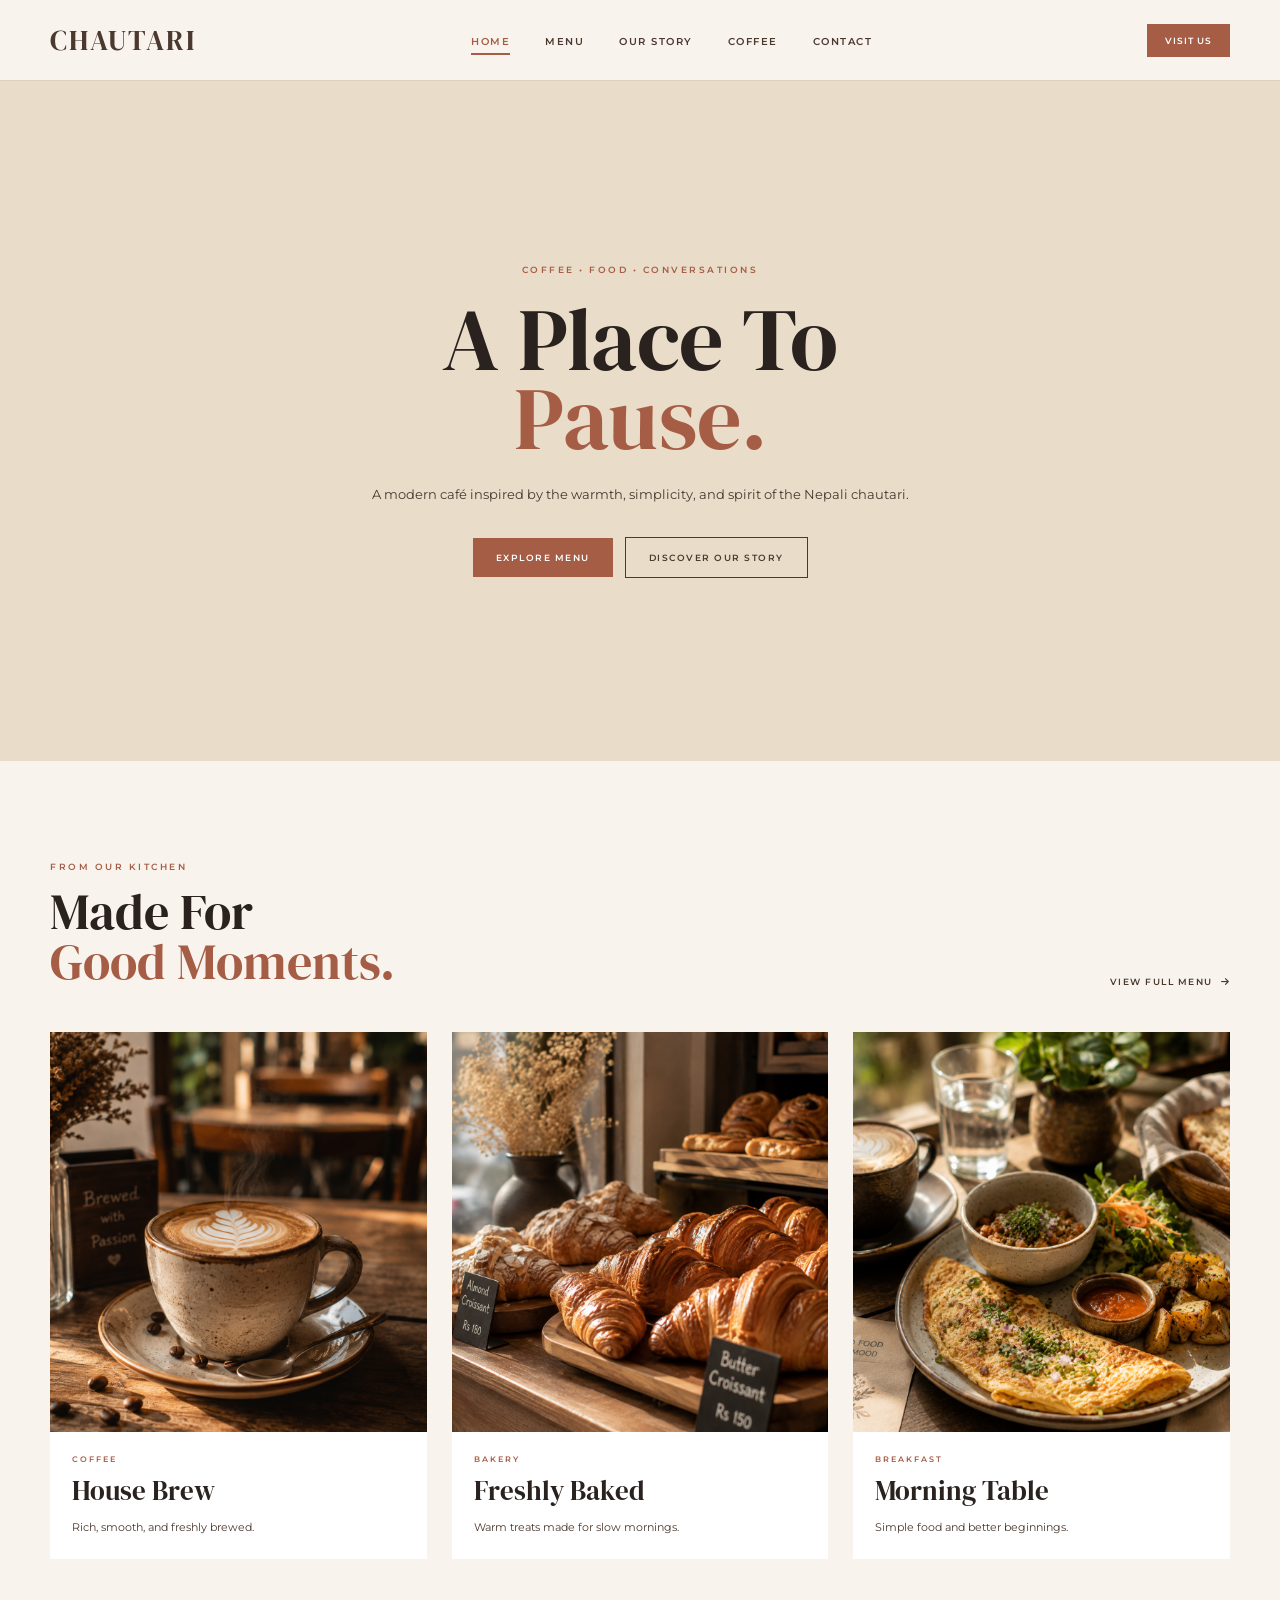
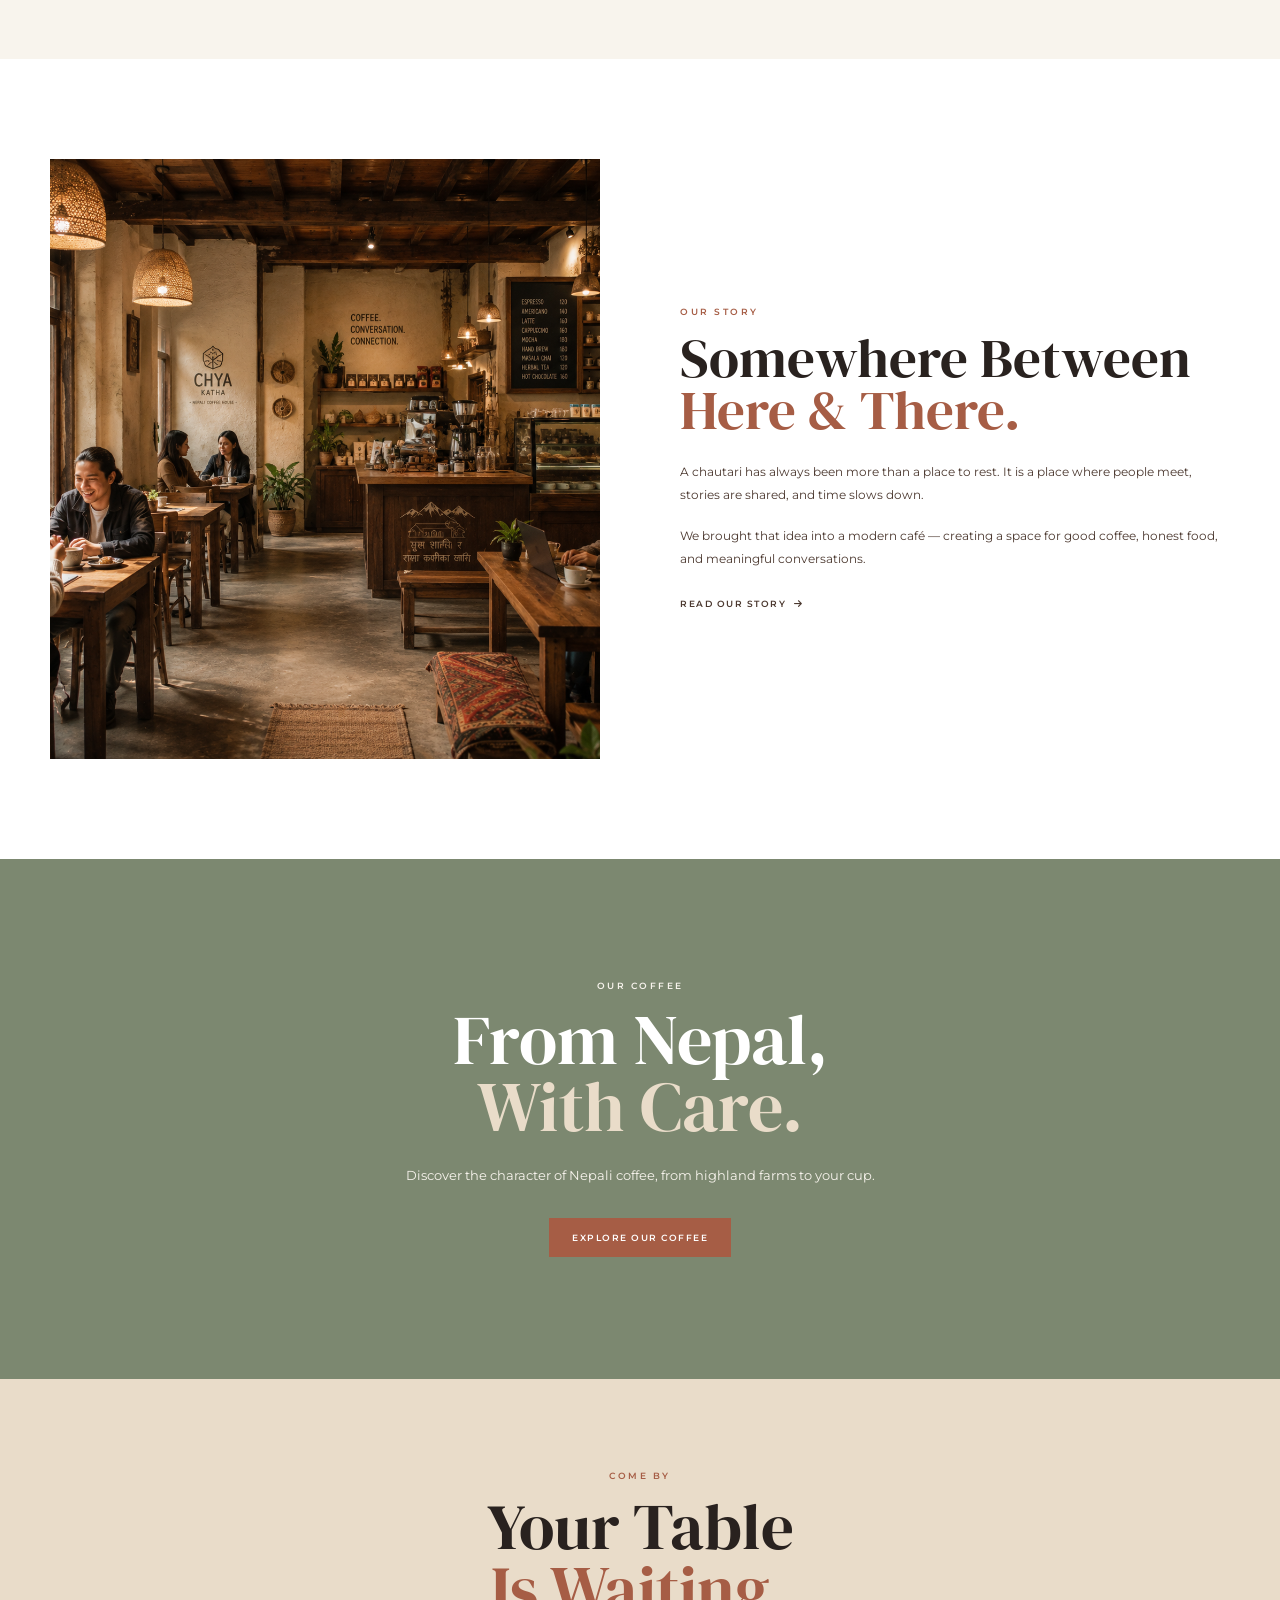
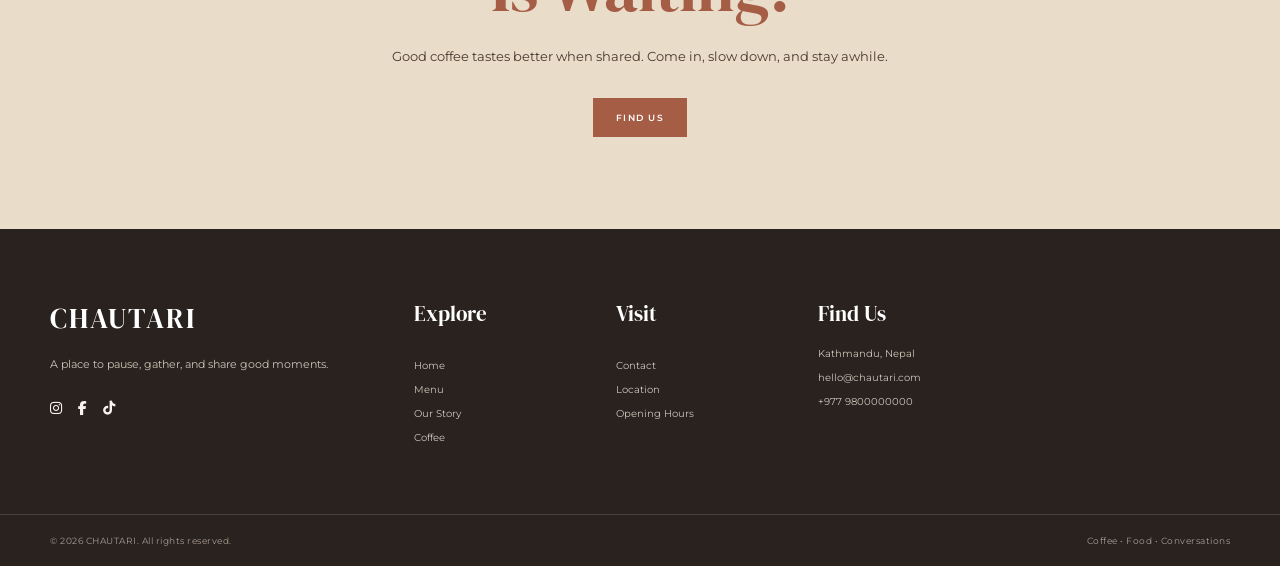
<file: index.html>
<!DOCTYPE html>
<html lang="en">

<head>

    <meta charset="UTF-8">

    <meta name="viewport" content="width=device-width, initial-scale=1.0">

    <meta name="description" content="Chautari is a modern Nepali-inspired café for coffee, food, and conversations.">

    <title>CHAUTARI | Coffee, Food & Conversations</title>

    <!-- Google Fonts -->

    <link
        href="https://fonts.googleapis.com/css2?family=DM+Serif+Display&family=Montserrat:wght@400;500;600&display=swap"
        rel="stylesheet">

    <!-- Font Awesome -->

    <link rel="stylesheet" href="https://cdnjs.cloudflare.com/ajax/libs/font-awesome/6.5.2/css/all.min.css">

    <!-- Main CSS -->

    <link rel="stylesheet" href="css/styles.css">

</head>


<body>

    <!-- Header -->

    <header class="site-header">

        <nav class="navbar">

            <a href="index.html" class="brand-logo">
                CHAUTARI
            </a>

            <input type="checkbox" id="menu-toggle">

            <label for="menu-toggle" class="menu-button">
                <i class="fa-solid fa-bars"></i>
            </label>


            <ul class="nav-links">

                <li>
                    <a href="index.html" class="active">
                        Home
                    </a>
                </li>

                <li>
                    <a href="pages/menu.html">
                        Menu
                    </a>
                </li>

                <li>
                    <a href="pages/story.html">
                        Our Story
                    </a>
                </li>

                <li>
                    <a href="pages/coffee.html">
                        Coffee
                    </a>
                </li>

                <li>
                    <a href="pages/contact.html">
                        Contact
                    </a>
                </li>

            </ul>


            <div class="nav-action">

                <a href="pages/contact.html" class="nav-button">
                    Visit Us
                </a>

            </div>

        </nav>

    </header>


    <!-- Main Content -->

    <main>

        <!-- Hero Section -->

        <section class="hero">

            <div class="hero-content">

                <p class="section-label">
                    COFFEE • FOOD • CONVERSATIONS
                </p>

                <h1>
                    A Place To
                    <span>Pause.</span>
                </h1>

                <p class="hero-description">
                    A modern café inspired by the warmth,
                    simplicity, and spirit of the Nepali chautari.
                </p>

                <div class="hero-actions">

                    <a href="pages/menu.html" class="primary-button">
                        Explore Menu
                    </a>

                    <a href="#story" class="secondary-button">
                        Discover Our Story
                    </a>

                </div>

            </div>

        </section>


        <!-- Featured Menu -->

        <section class="featured-menu" id="menu">

            <div class="section-heading">

                <div>

                    <p class="section-label">
                        FROM OUR KITCHEN
                    </p>

                    <h2>
                        Made For
                        <span>Good Moments.</span>
                    </h2>

                </div>

                <a href="pages/menu.html" class="text-link">
                    View Full Menu
                    <i class="fa-solid fa-arrow-right"></i>
                </a>

            </div>


            <div class="featured-grid">

                <article class="featured-card">

                    <div class="featured-image">

                        <img src="images/coffee.jpg" alt="Freshly brewed coffee">

                    </div>

                    <div class="featured-content">

                        <p>
                            COFFEE
                        </p>

                        <h3>
                            House Brew
                        </h3>

                        <span>
                            Rich, smooth, and freshly brewed.
                        </span>

                    </div>

                </article>


                <article class="featured-card">

                    <div class="featured-image">

                        <img src="images/bakery.jpg" alt="Fresh café bakery selection">

                    </div>

                    <div class="featured-content">

                        <p>
                            BAKERY
                        </p>

                        <h3>
                            Freshly Baked
                        </h3>

                        <span>
                            Warm treats made for slow mornings.
                        </span>

                    </div>

                </article>


                <article class="featured-card">

                    <div class="featured-image">

                        <img src="images/breakfast.jpg" alt="Fresh café breakfast">

                    </div>

                    <div class="featured-content">

                        <p>
                            BREAKFAST
                        </p>

                        <h3>
                            Morning Table
                        </h3>

                        <span>
                            Simple food and better beginnings.
                        </span>

                    </div>

                </article>

            </div>

        </section>


        <!-- Story Preview -->

        <section class="story-preview" id="story">

            <div class="story-image">

                <img src="images/story.jpg" alt="Chautari café atmosphere">

            </div>


            <div class="story-content">

                <p class="section-label">
                    OUR STORY
                </p>

                <h2>
                    Somewhere Between
                    <span>Here & There.</span>
                </h2>

                <p>
                    A chautari has always been more than a place
                    to rest. It is a place where people meet,
                    stories are shared, and time slows down.
                </p>

                <p>
                    We brought that idea into a modern café —
                    creating a space for good coffee, honest food,
                    and meaningful conversations.
                </p>

                <a href="pages/story.html" class="text-link">
                    Read Our Story
                    <i class="fa-solid fa-arrow-right"></i>
                </a>

            </div>

        </section>


        <!-- Coffee Section -->

        <section class="coffee-feature">

            <div class="coffee-content">

                <p class="section-label">
                    OUR COFFEE
                </p>

                <h2>
                    From Nepal,
                    <span>With Care.</span>
                </h2>

                <p>
                    Discover the character of Nepali coffee,
                    from highland farms to your cup.
                </p>

                <a href="pages/coffee.html" class="primary-button">
                    Explore Our Coffee
                </a>

            </div>

        </section>


        <!-- Visit Section -->

        <section class="visit-section">

            <div class="visit-content">

                <p class="section-label">
                    COME BY
                </p>

                <h2>
                    Your Table
                    <span>Is Waiting.</span>
                </h2>

                <p>
                    Good coffee tastes better when shared.
                    Come in, slow down, and stay awhile.
                </p>

                <a href="pages/contact.html" class="primary-button">
                    Find Us
                </a>

            </div>

        </section>

    </main>


    <!-- Footer -->

    <footer class="site-footer">

        <div class="footer-main">

            <div class="footer-brand">

                <a href="index.html" class="footer-logo">
                    CHAUTARI
                </a>

                <p>
                    A place to pause, gather,
                    and share good moments.
                </p>

                <div class="social-links">

                    <a href="#" aria-label="Instagram">
                        <i class="fa-brands fa-instagram"></i>
                    </a>

                    <a href="#" aria-label="Facebook">
                        <i class="fa-brands fa-facebook-f"></i>
                    </a>

                    <a href="#" aria-label="TikTok">
                        <i class="fa-brands fa-tiktok"></i>
                    </a>

                </div>

            </div>


            <div class="footer-column">

                <h3>
                    Explore
                </h3>

                <a href="index.html">
                    Home
                </a>

                <a href="pages/menu.html">
                    Menu
                </a>

                <a href="pages/story.html">
                    Our Story
                </a>

                <a href="pages/coffee.html">
                    Coffee
                </a>

            </div>


            <div class="footer-column">

                <h3>
                    Visit
                </h3>

                <a href="pages/contact.html">
                    Contact
                </a>

                <a href="pages/contact.html">
                    Location
                </a>

                <a href="pages/contact.html">
                    Opening Hours
                </a>

            </div>


            <div class="footer-contact">

                <h3>
                    Find Us
                </h3>

                <p>
                    Kathmandu, Nepal
                </p>

                <a href="mailto:hello@chautari.com">
                    hello@chautari.com
                </a>

                <a href="tel:+9779800000000">
                    +977 9800000000
                </a>

            </div>

        </div>


        <div class="footer-bottom">

            <p>
                © 2026 CHAUTARI. All rights reserved.
            </p>

            <p>
                Coffee • Food • Conversations
            </p>

        </div>

    </footer>


</body>

</html>
</file>
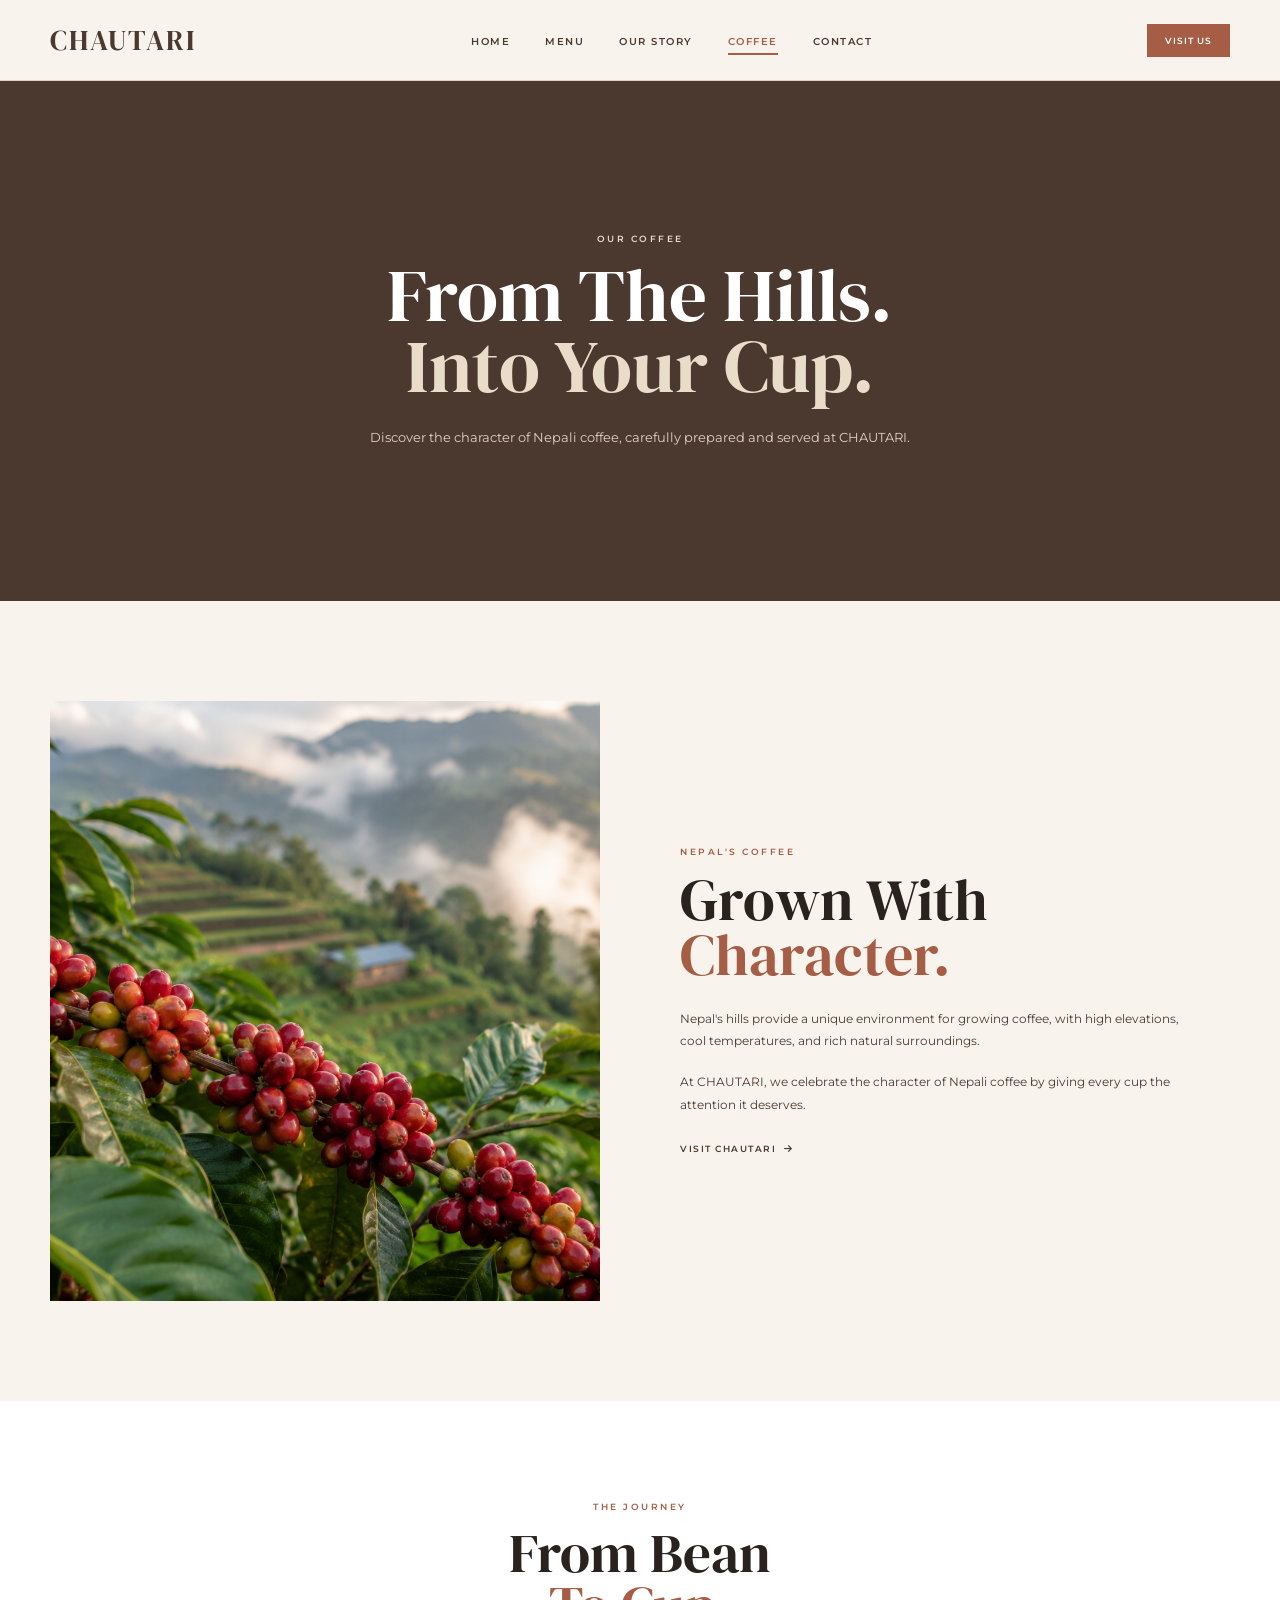
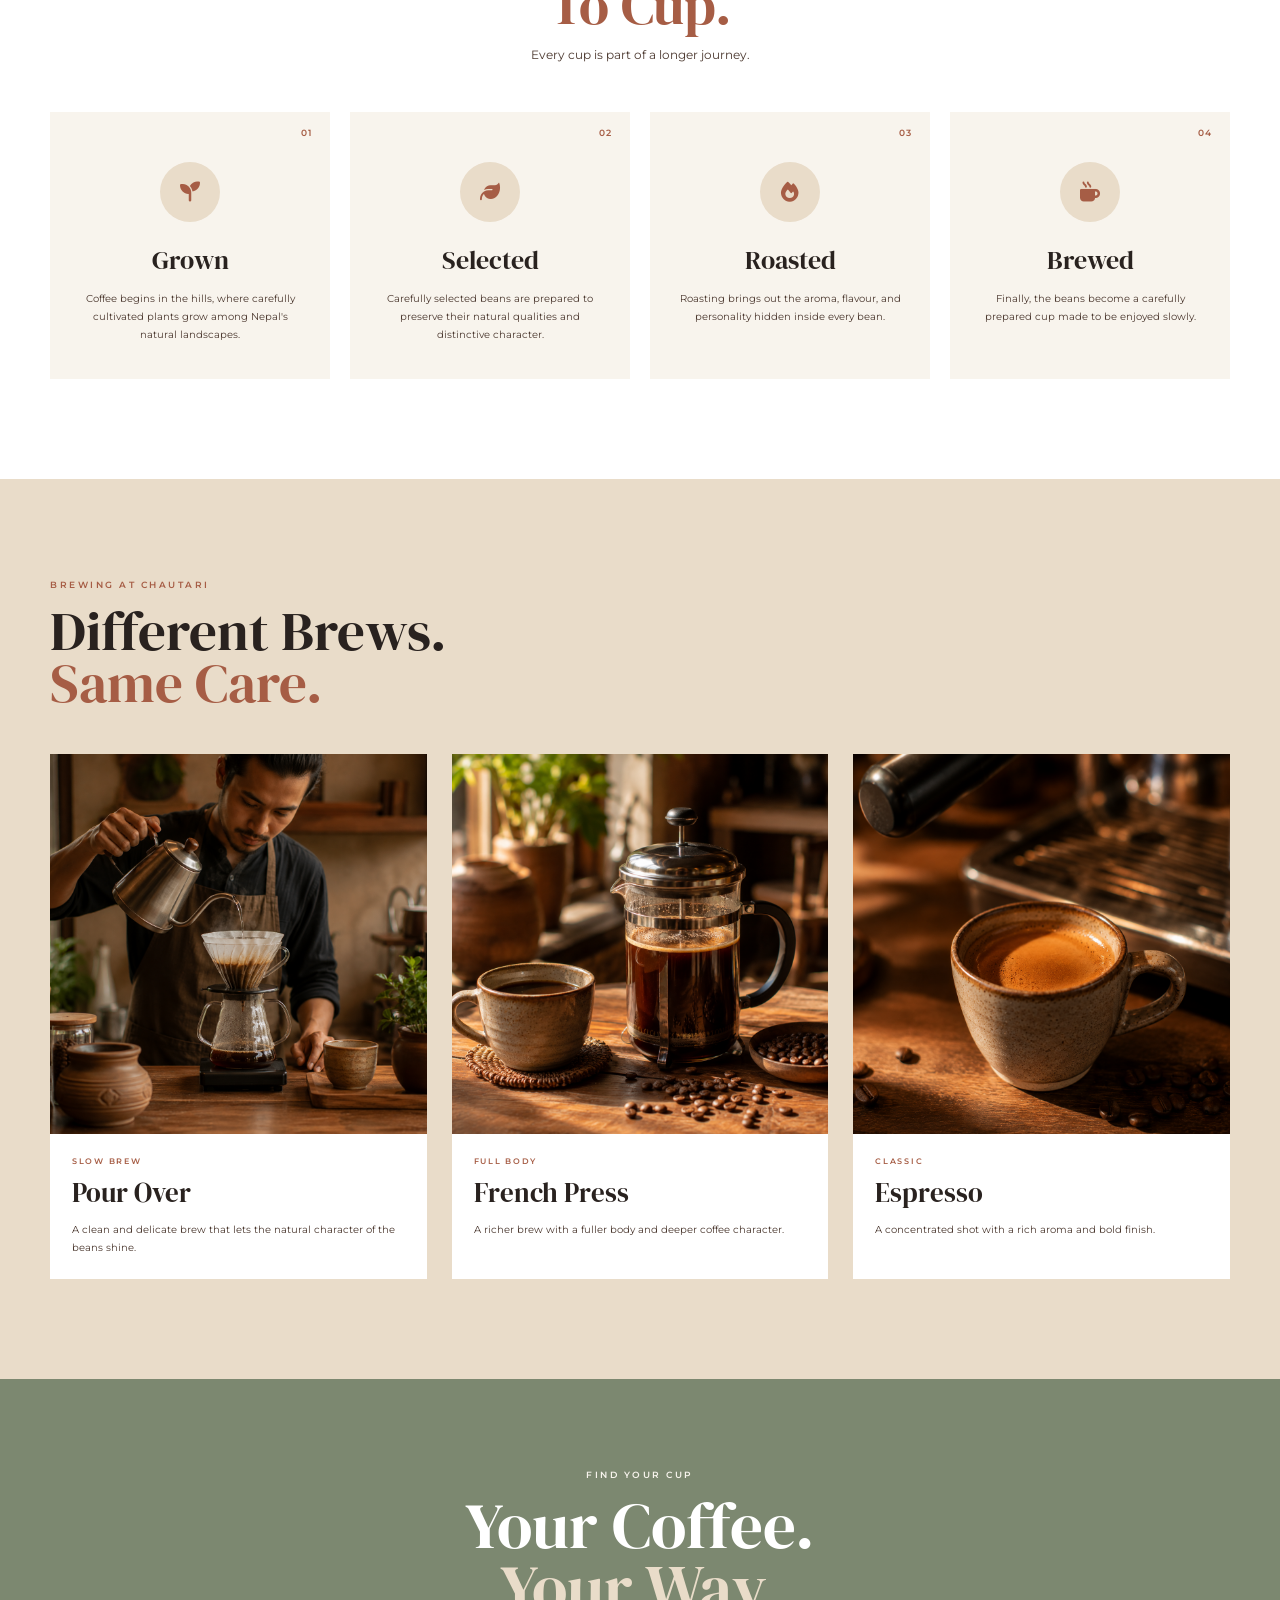
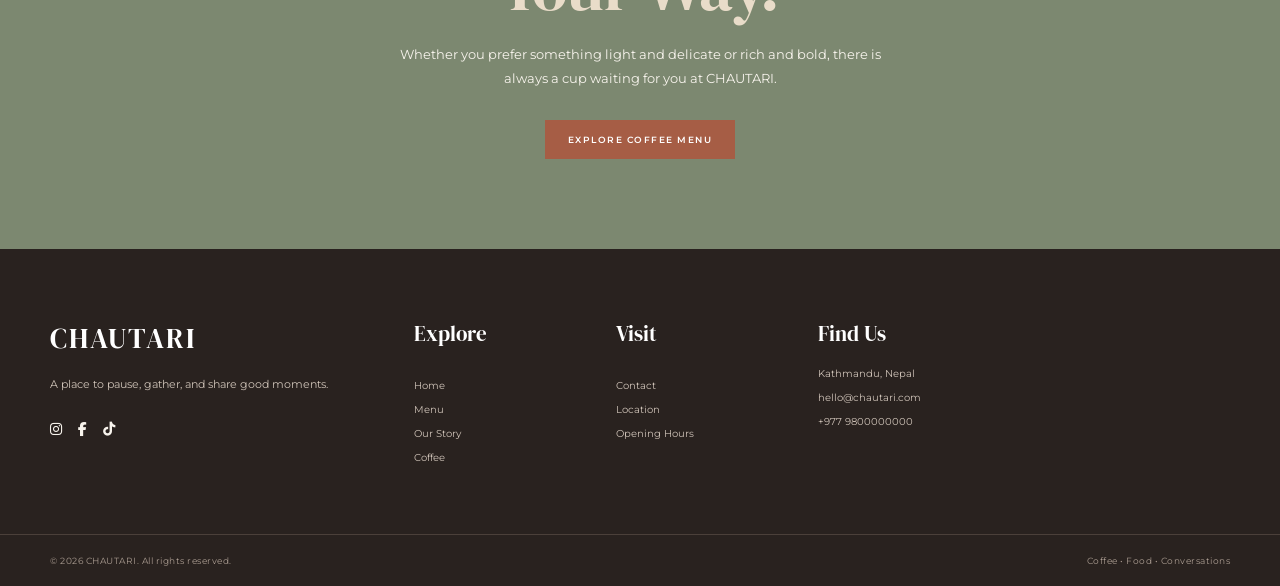
<file: pages/coffee.html>
<!DOCTYPE html>
<html lang="en">

<head>

    <meta charset="UTF-8">

    <meta
        name="viewport"
        content="width=device-width, initial-scale=1.0"
    >

    <meta
        name="description"
        content="Discover Nepali coffee, its journey from bean to cup, brewing methods, and the coffee selection at Chautari."
    >

    <title>Coffee | CHAUTARI</title>

    <!-- Google Fonts -->

    <link
        href="https://fonts.googleapis.com/css2?family=DM+Serif+Display&family=Montserrat:wght@400;500;600&display=swap"
        rel="stylesheet"
    >

    <!-- Font Awesome -->

    <link
        rel="stylesheet"
        href="https://cdnjs.cloudflare.com/ajax/libs/font-awesome/6.5.2/css/all.min.css"
    >

    <!-- Main CSS -->

    <link
        rel="stylesheet"
        href="../css/styles.css"
    >

    <!-- Coffee CSS -->

    <link
        rel="stylesheet"
        href="../css/coffee.css"
    >

</head>


<body>

    <!-- Header -->

    <header class="site-header">

        <nav class="navbar">

            <a
                href="../index.html"
                class="brand-logo"
            >
                CHAUTARI
            </a>


            <input
                type="checkbox"
                id="menu-toggle"
            >


            <label
                for="menu-toggle"
                class="menu-button"
            >
                <i class="fa-solid fa-bars"></i>
            </label>


            <ul class="nav-links">

                <li>
                    <a href="../index.html">
                        Home
                    </a>
                </li>

                <li>
                    <a href="menu.html">
                        Menu
                    </a>
                </li>

                <li>
                    <a href="story.html">
                        Our Story
                    </a>
                </li>

                <li>
                    <a
                        href="coffee.html"
                        class="active"
                    >
                        Coffee
                    </a>
                </li>

                <li>
                    <a href="contact.html">
                        Contact
                    </a>
                </li>

            </ul>


            <div class="nav-action">

                <a
                    href="contact.html"
                    class="nav-button"
                >
                    Visit Us
                </a>

            </div>

        </nav>

    </header>


    <!-- Main Content -->

    <main>

        <!-- Coffee Hero -->

        <section class="coffee-hero">

            <div class="coffee-hero-content">

                <p class="section-label">
                    OUR COFFEE
                </p>

                <h1>
                    From The Hills.
                    <span>Into Your Cup.</span>
                </h1>

                <p>
                    Discover the character of Nepali coffee,
                    carefully prepared and served at CHAUTARI.
                </p>

            </div>

        </section>


        <!-- Nepal Coffee -->

        <section class="coffee-origin">

            <div class="coffee-origin-image">

                <img
                    src="../images/nepali-coffee.jpg"
                    alt="Nepali coffee beans"
                >

            </div>


            <div class="coffee-origin-content">

                <p class="section-label">
                    NEPAL'S COFFEE
                </p>

                <h2>
                    Grown With
                    <span>Character.</span>
                </h2>

                <p>
                    Nepal's hills provide a unique environment
                    for growing coffee, with high elevations,
                    cool temperatures, and rich natural surroundings.
                </p>

                <p>
                    At CHAUTARI, we celebrate the character of
                    Nepali coffee by giving every cup the attention
                    it deserves.
                </p>

                <a
                    href="contact.html"
                    class="text-link"
                >
                    Visit Chautari
                    <i class="fa-solid fa-arrow-right"></i>
                </a>

            </div>

        </section>


        <!-- Bean To Cup -->

        <section class="bean-to-cup">

            <div class="bean-to-cup-heading">

                <p class="section-label">
                    THE JOURNEY
                </p>

                <h2>
                    From Bean
                    <span>To Cup.</span>
                </h2>

                <p>
                    Every cup is part of a longer journey.
                </p>

            </div>


            <div class="coffee-process-grid">

                <article class="coffee-process-card">

                    <div class="process-number">
                        01
                    </div>

                    <div class="process-icon">
                        <i class="fa-solid fa-seedling"></i>
                    </div>

                    <h3>
                        Grown
                    </h3>

                    <p>
                        Coffee begins in the hills, where
                        carefully cultivated plants grow
                        among Nepal's natural landscapes.
                    </p>

                </article>


                <article class="coffee-process-card">

                    <div class="process-number">
                        02
                    </div>

                    <div class="process-icon">
                        <i class="fa-solid fa-leaf"></i>
                    </div>

                    <h3>
                        Selected
                    </h3>

                    <p>
                        Carefully selected beans are prepared
                        to preserve their natural qualities
                        and distinctive character.
                    </p>

                </article>


                <article class="coffee-process-card">

                    <div class="process-number">
                        03
                    </div>

                    <div class="process-icon">
                        <i class="fa-solid fa-fire"></i>
                    </div>

                    <h3>
                        Roasted
                    </h3>

                    <p>
                        Roasting brings out the aroma,
                        flavour, and personality hidden
                        inside every bean.
                    </p>

                </article>


                <article class="coffee-process-card">

                    <div class="process-number">
                        04
                    </div>

                    <div class="process-icon">
                        <i class="fa-solid fa-mug-hot"></i>
                    </div>

                    <h3>
                        Brewed
                    </h3>

                    <p>
                        Finally, the beans become a carefully
                        prepared cup made to be enjoyed slowly.
                    </p>

                </article>

            </div>

        </section>


        <!-- Brewing Methods -->

        <section class="brewing-section">

            <div class="brewing-heading">

                <p class="section-label">
                    BREWING AT CHAUTARI
                </p>

                <h2>
                    Different Brews.
                    <span>Same Care.</span>
                </h2>

            </div>


            <div class="brewing-grid">

                <article class="brewing-card">

                    <div class="brewing-image">

                        <img
                            src="../images/pour-over.jpg"
                            alt="Pour over coffee"
                        >

                    </div>

                    <div class="brewing-content">

                        <p class="coffee-type">
                            SLOW BREW
                        </p>

                        <h3>
                            Pour Over
                        </h3>

                        <p>
                            A clean and delicate brew that lets
                            the natural character of the beans shine.
                        </p>

                    </div>

                </article>


                <article class="brewing-card">

                    <div class="brewing-image">

                        <img
                            src="../images/french-press.jpg"
                            alt="French press coffee"
                        >

                    </div>

                    <div class="brewing-content">

                        <p class="coffee-type">
                            FULL BODY
                        </p>

                        <h3>
                            French Press
                        </h3>

                        <p>
                            A richer brew with a fuller body
                            and deeper coffee character.
                        </p>

                    </div>

                </article>


                <article class="brewing-card">

                    <div class="brewing-image">

                        <img
                            src="../images/espresso.jpg"
                            alt="Espresso coffee"
                        >

                    </div>

                    <div class="brewing-content">

                        <p class="coffee-type">
                            CLASSIC
                        </p>

                        <h3>
                            Espresso
                        </h3>

                        <p>
                            A concentrated shot with a rich
                            aroma and bold finish.
                        </p>

                    </div>

                </article>

            </div>

        </section>


        <!-- Coffee Selection -->

        <section class="coffee-selection">

            <div class="coffee-selection-content">

                <p class="section-label">
                    FIND YOUR CUP
                </p>

                <h2>
                    Your Coffee.
                    <span>Your Way.</span>
                </h2>

                <p>
                    Whether you prefer something light and delicate
                    or rich and bold, there is always a cup waiting
                    for you at CHAUTARI.
                </p>

                <a
                    href="menu.html#coffee"
                    class="primary-button"
                >
                    Explore Coffee Menu
                </a>

            </div>

        </section>


    </main>


    <!-- Footer -->

    <footer class="site-footer">

        <div class="footer-main">

            <div class="footer-brand">

                <a
                    href="../index.html"
                    class="footer-logo"
                >
                    CHAUTARI
                </a>

                <p>
                    A place to pause, gather,
                    and share good moments.
                </p>

                <div class="social-links">

                    <a href="#" aria-label="Instagram">
                        <i class="fa-brands fa-instagram"></i>
                    </a>

                    <a href="#" aria-label="Facebook">
                        <i class="fa-brands fa-facebook-f"></i>
                    </a>

                    <a href="#" aria-label="TikTok">
                        <i class="fa-brands fa-tiktok"></i>
                    </a>

                </div>

            </div>


            <div class="footer-column">

                <h3>
                    Explore
                </h3>

                <a href="../index.html">
                    Home
                </a>

                <a href="menu.html">
                    Menu
                </a>

                <a href="story.html">
                    Our Story
                </a>

                <a href="coffee.html">
                    Coffee
                </a>

            </div>


            <div class="footer-column">

                <h3>
                    Visit
                </h3>

                <a href="contact.html">
                    Contact
                </a>

                <a href="contact.html">
                    Location
                </a>

                <a href="contact.html">
                    Opening Hours
                </a>

            </div>


            <div class="footer-contact">

                <h3>
                    Find Us
                </h3>

                <p>
                    Kathmandu, Nepal
                </p>

                <a href="mailto:hello@chautari.com">
                    hello@chautari.com
                </a>

                <a href="tel:+9779800000000">
                    +977 9800000000
                </a>

            </div>

        </div>


        <div class="footer-bottom">

            <p>
                © 2026 CHAUTARI. All rights reserved.
            </p>

            <p>
                Coffee • Food • Conversations
            </p>

        </div>

    </footer>


</body>

</html>
</file>
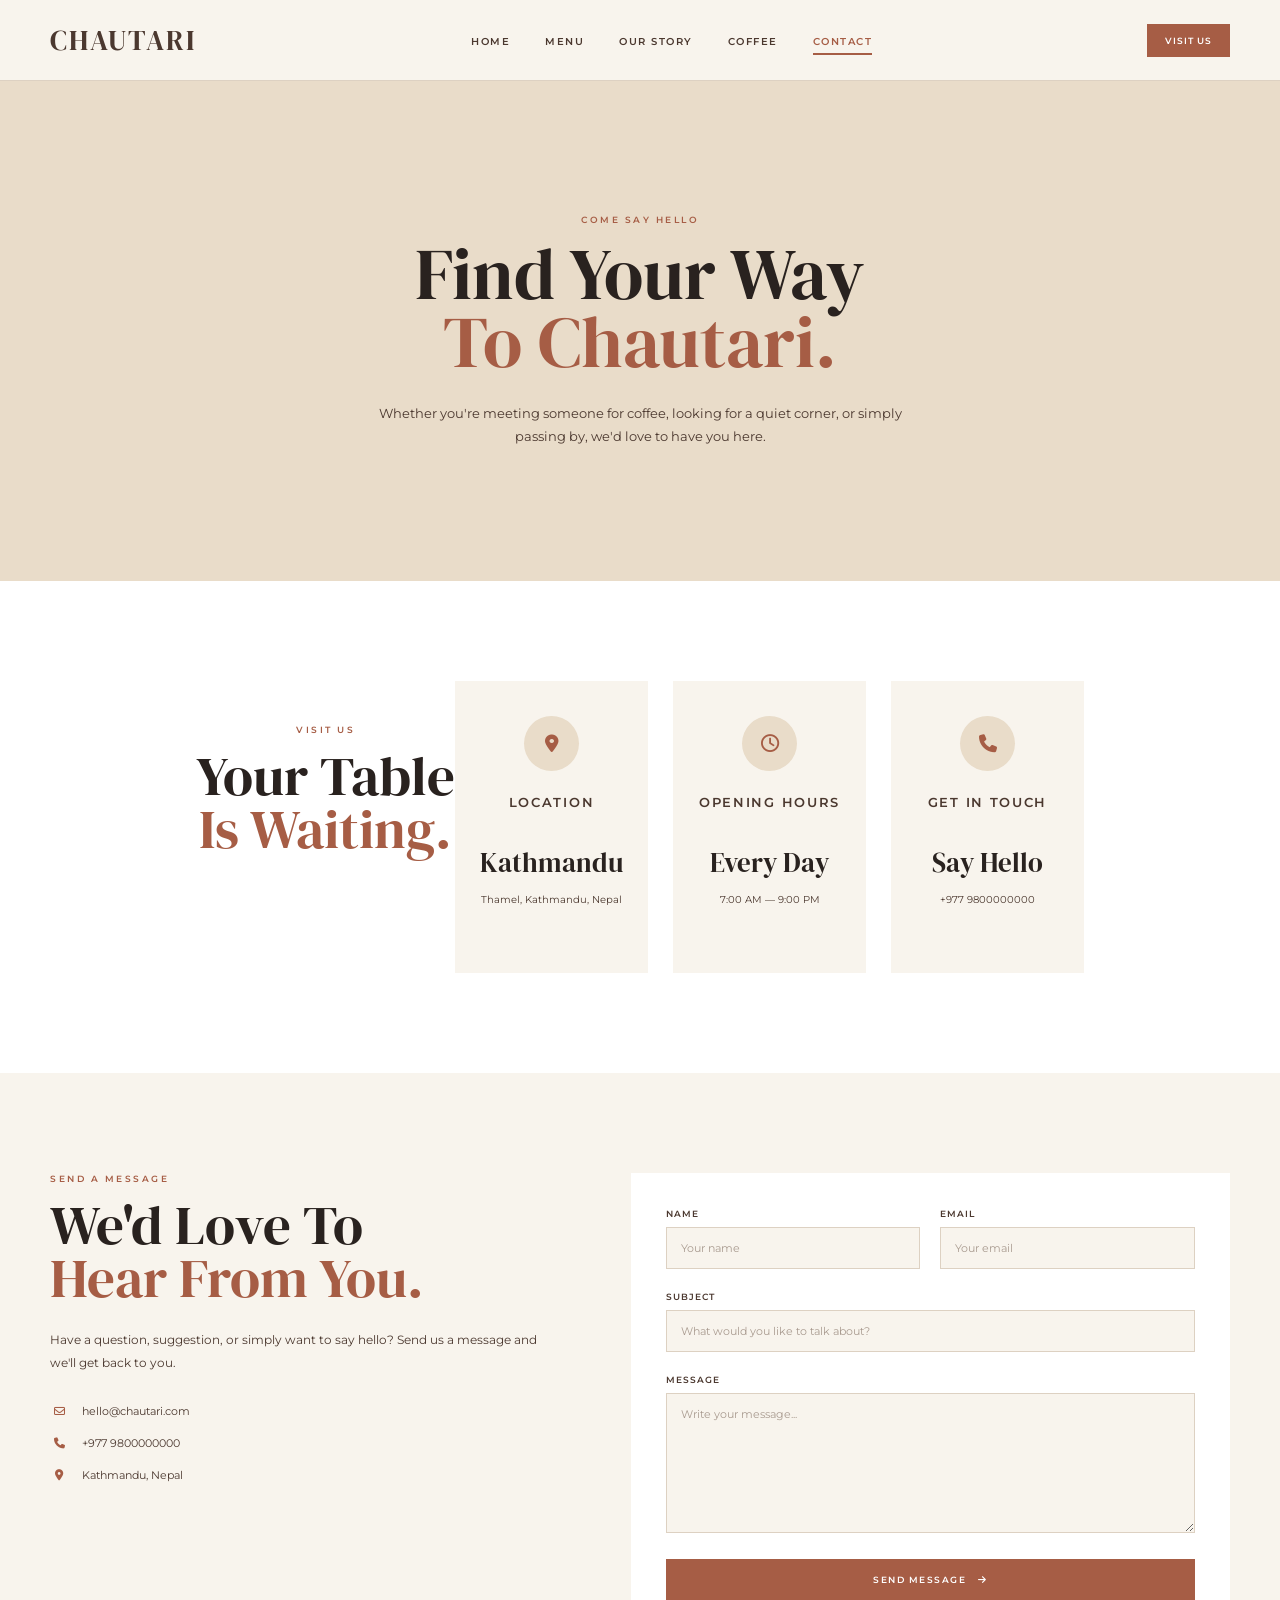
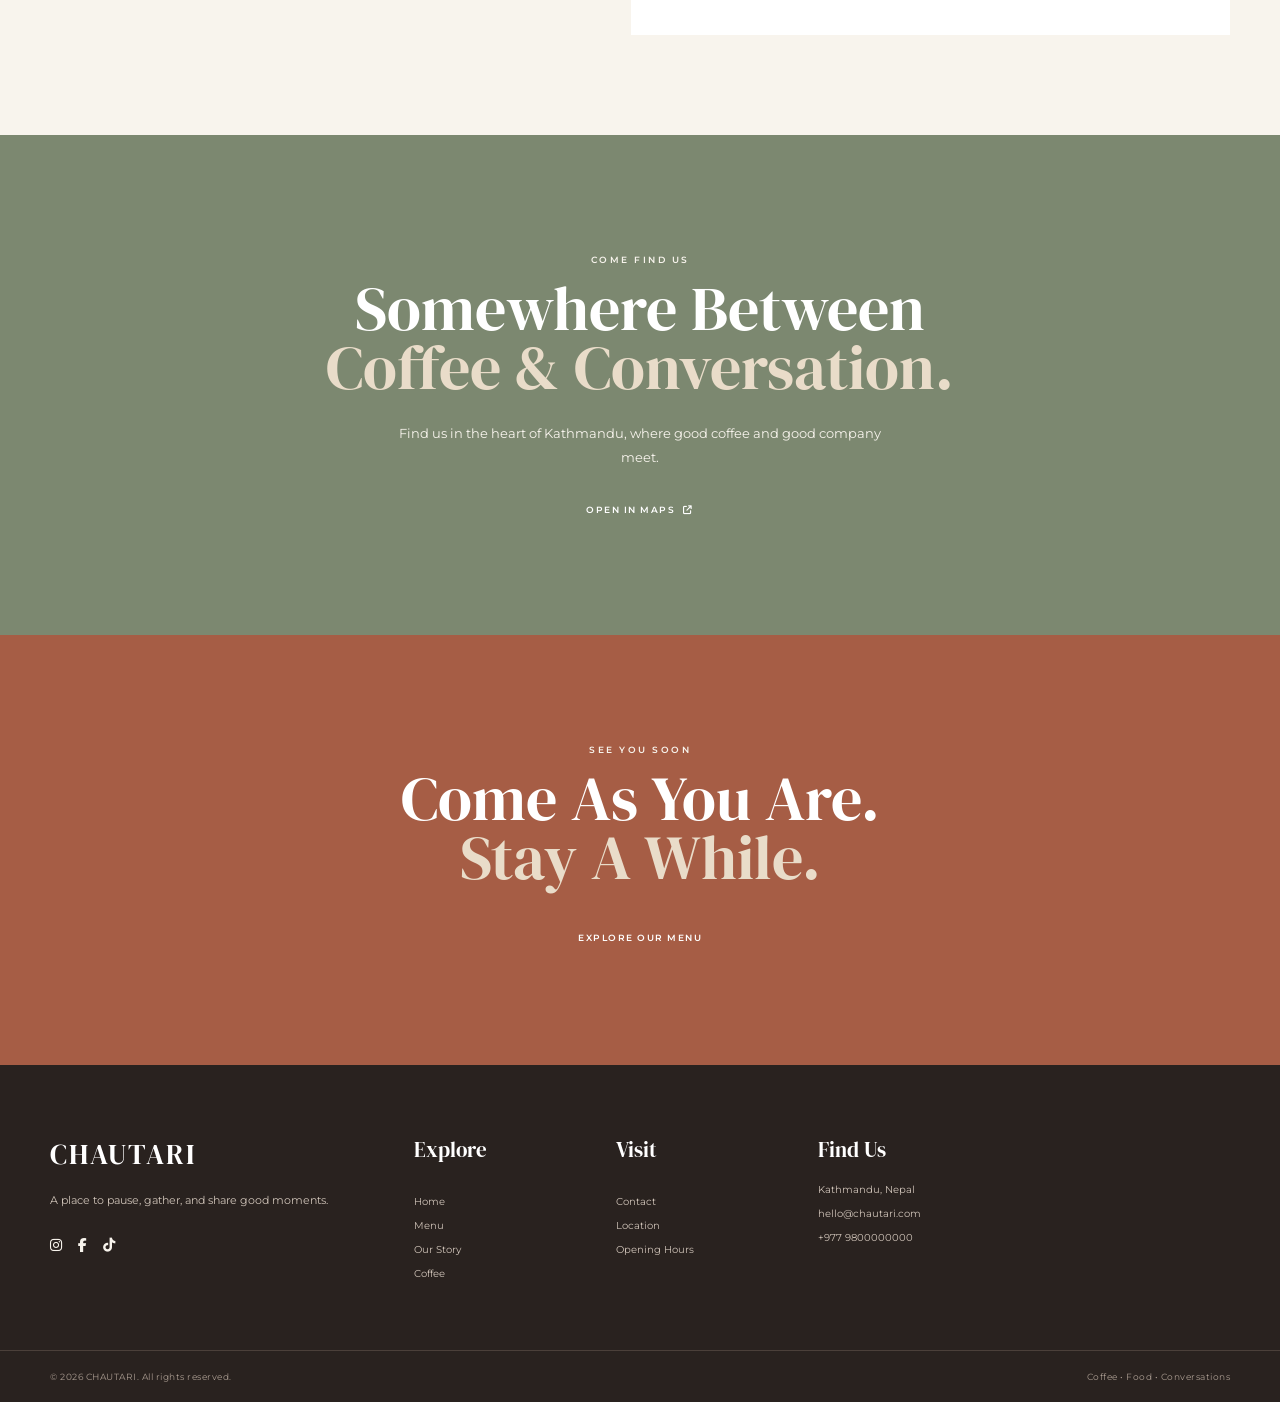
<file: pages/contact.html>
<!DOCTYPE html>
<html lang="en">

<head>

    <meta charset="UTF-8">

    <meta
        name="viewport"
        content="width=device-width, initial-scale=1.0"
    >

    <meta
        name="description"
        content="Get in touch with Chautari, visit our café in Kathmandu, or send us a message."
    >

    <title>Contact | CHAUTARI</title>

    <!-- Google Fonts -->

    <link
        href="https://fonts.googleapis.com/css2?family=DM+Serif+Display&family=Montserrat:wght@400;500;600&display=swap"
        rel="stylesheet"
    >

    <!-- Font Awesome -->

    <link
        rel="stylesheet"
        href="https://cdnjs.cloudflare.com/ajax/libs/font-awesome/6.5.2/css/all.min.css"
    >

    <!-- Main CSS -->

    <link
        rel="stylesheet"
        href="../css/styles.css"
    >

    <!-- Contact CSS -->

    <link
        rel="stylesheet"
        href="../css/contact.css"
    >

</head>


<body>

    <!-- Header -->

    <header class="site-header">

        <nav class="navbar">

            <a
                href="../index.html"
                class="brand-logo"
            >
                CHAUTARI
            </a>


            <input
                type="checkbox"
                id="menu-toggle"
            >


            <label
                for="menu-toggle"
                class="menu-button"
            >
                <i class="fa-solid fa-bars"></i>
            </label>


            <ul class="nav-links">

                <li>
                    <a href="../index.html">
                        Home
                    </a>
                </li>

                <li>
                    <a href="menu.html">
                        Menu
                    </a>
                </li>

                <li>
                    <a href="story.html">
                        Our Story
                    </a>
                </li>

                <li>
                    <a href="coffee.html">
                        Coffee
                    </a>
                </li>

                <li>
                    <a
                        href="contact.html"
                        class="active"
                    >
                        Contact
                    </a>
                </li>

            </ul>


            <div class="nav-action">

                <a
                    href="contact.html"
                    class="nav-button"
                >
                    Visit Us
                </a>

            </div>

        </nav>

    </header>


    <!-- Main Content -->

    <main>

        <!-- Contact Hero -->

        <section class="contact-hero">

            <div class="contact-hero-content">

                <p class="section-label">
                    COME SAY HELLO
                </p>

                <h1>
                    Find Your Way
                    <span>To Chautari.</span>
                </h1>

                <p>
                    Whether you're meeting someone for coffee,
                    looking for a quiet corner, or simply passing by,
                    we'd love to have you here.
                </p>

            </div>

        </section>


        <!-- Visit Section -->

        <section class="visit-section">

            <div class="visit-heading">

                <p class="section-label">
                    VISIT US
                </p>

                <h2>
                    Your Table
                    <span>Is Waiting.</span>
                </h2>

            </div>


            <div class="visit-grid">

                <article class="visit-card">

                    <div class="visit-icon">
                        <i class="fa-solid fa-location-dot"></i>
                    </div>

                    <p class="visit-label">
                        LOCATION
                    </p>

                    <h3>
                        Kathmandu
                    </h3>

                    <p>
                        Thamel, Kathmandu,
                        Nepal
                    </p>

                </article>


                <article class="visit-card">

                    <div class="visit-icon">
                        <i class="fa-regular fa-clock"></i>
                    </div>

                    <p class="visit-label">
                        OPENING HOURS
                    </p>

                    <h3>
                        Every Day
                    </h3>

                    <p>
                        7:00 AM — 9:00 PM
                    </p>

                </article>


                <article class="visit-card">

                    <div class="visit-icon">
                        <i class="fa-solid fa-phone"></i>
                    </div>

                    <p class="visit-label">
                        GET IN TOUCH
                    </p>

                    <h3>
                        Say Hello
                    </h3>

                    <p>
                        +977 9800000000
                    </p>

                </article>

            </div>

        </section>


        <!-- Contact Form Section -->

        <section class="contact-section">

            <div class="contact-info">

                <p class="section-label">
                    SEND A MESSAGE
                </p>

                <h2>
                    We'd Love To
                    <span>Hear From You.</span>
                </h2>

                <p>
                    Have a question, suggestion, or simply want
                    to say hello? Send us a message and we'll
                    get back to you.
                </p>


                <div class="contact-details">

                    <a href="mailto:hello@chautari.com">

                        <i class="fa-regular fa-envelope"></i>

                        <span>
                            hello@chautari.com
                        </span>

                    </a>


                    <a href="tel:+9779800000000">

                        <i class="fa-solid fa-phone"></i>

                        <span>
                            +977 9800000000
                        </span>

                    </a>


                    <div>

                        <i class="fa-solid fa-location-dot"></i>

                        <span>
                            Kathmandu, Nepal
                        </span>

                    </div>

                </div>

            </div>


            <form
                class="contact-form"
                action="#"
                method="post"
            >

                <div class="form-row">

                    <div class="form-group">

                        <label for="name">
                            Name
                        </label>

                        <input
                            type="text"
                            id="name"
                            name="name"
                            placeholder="Your name"
                            required
                        >

                    </div>


                    <div class="form-group">

                        <label for="email">
                            Email
                        </label>

                        <input
                            type="email"
                            id="email"
                            name="email"
                            placeholder="Your email"
                            required
                        >

                    </div>

                </div>


                <div class="form-group">

                    <label for="subject">
                        Subject
                    </label>

                    <input
                        type="text"
                        id="subject"
                        name="subject"
                        placeholder="What would you like to talk about?"
                        required
                    >

                </div>


                <div class="form-group">

                    <label for="message">
                        Message
                    </label>

                    <textarea
                        id="message"
                        name="message"
                        rows="6"
                        placeholder="Write your message..."
                        required
                    ></textarea>

                </div>


                <button
                    type="submit"
                    class="form-button"
                >
                    Send Message
                    <i class="fa-solid fa-arrow-right"></i>
                </button>

            </form>

        </section>


        <!-- Location Section -->

        <section class="location-section">

            <div class="location-content">

                <p class="section-label">
                    COME FIND US
                </p>

                <h2>
                    Somewhere Between
                    <span>Coffee & Conversation.</span>
                </h2>

                <p>
                    Find us in the heart of Kathmandu,
                    where good coffee and good company
                    meet.
                </p>

                <a
                    href="https://www.google.com/maps/search/?api=1&query=Thamel%2C%20Kathmandu%2C%20Nepal"
                    target="_blank"
                    rel="noopener noreferrer"
                    class="text-link"
                >
                    Open In Maps
                    <i class="fa-solid fa-arrow-up-right-from-square"></i>
                </a>

            </div>

        </section>


        <!-- Closing CTA -->

        <section class="contact-closing">

            <div class="contact-closing-content">

                <p class="section-label">
                    SEE YOU SOON
                </p>

                <h2>
                    Come As You Are.
                    <span>Stay A While.</span>
                </h2>

                <a
                    href="menu.html"
                    class="primary-button"
                >
                    Explore Our Menu
                </a>

            </div>

        </section>

    </main>


    <!-- Footer -->

    <footer class="site-footer">

        <div class="footer-main">

            <div class="footer-brand">

                <a
                    href="../index.html"
                    class="footer-logo"
                >
                    CHAUTARI
                </a>

                <p>
                    A place to pause, gather,
                    and share good moments.
                </p>

                <div class="social-links">

                    <a href="#" aria-label="Instagram">
                        <i class="fa-brands fa-instagram"></i>
                    </a>

                    <a href="#" aria-label="Facebook">
                        <i class="fa-brands fa-facebook-f"></i>
                    </a>

                    <a href="#" aria-label="TikTok">
                        <i class="fa-brands fa-tiktok"></i>
                    </a>

                </div>

            </div>


            <div class="footer-column">

                <h3>
                    Explore
                </h3>

                <a href="../index.html">
                    Home
                </a>

                <a href="menu.html">
                    Menu
                </a>

                <a href="story.html">
                    Our Story
                </a>

                <a href="coffee.html">
                    Coffee
                </a>

            </div>


            <div class="footer-column">

                <h3>
                    Visit
                </h3>

                <a href="contact.html">
                    Contact
                </a>

                <a href="contact.html">
                    Location
                </a>

                <a href="contact.html">
                    Opening Hours
                </a>

            </div>


            <div class="footer-contact">

                <h3>
                    Find Us
                </h3>

                <p>
                    Kathmandu, Nepal
                </p>

                <a href="mailto:hello@chautari.com">
                    hello@chautari.com
                </a>

                <a href="tel:+9779800000000">
                    +977 9800000000
                </a>

            </div>

        </div>


        <div class="footer-bottom">

            <p>
                © 2026 CHAUTARI. All rights reserved.
            </p>

            <p>
                Coffee • Food • Conversations
            </p>

        </div>

    </footer>


</body>

</html>
</file>
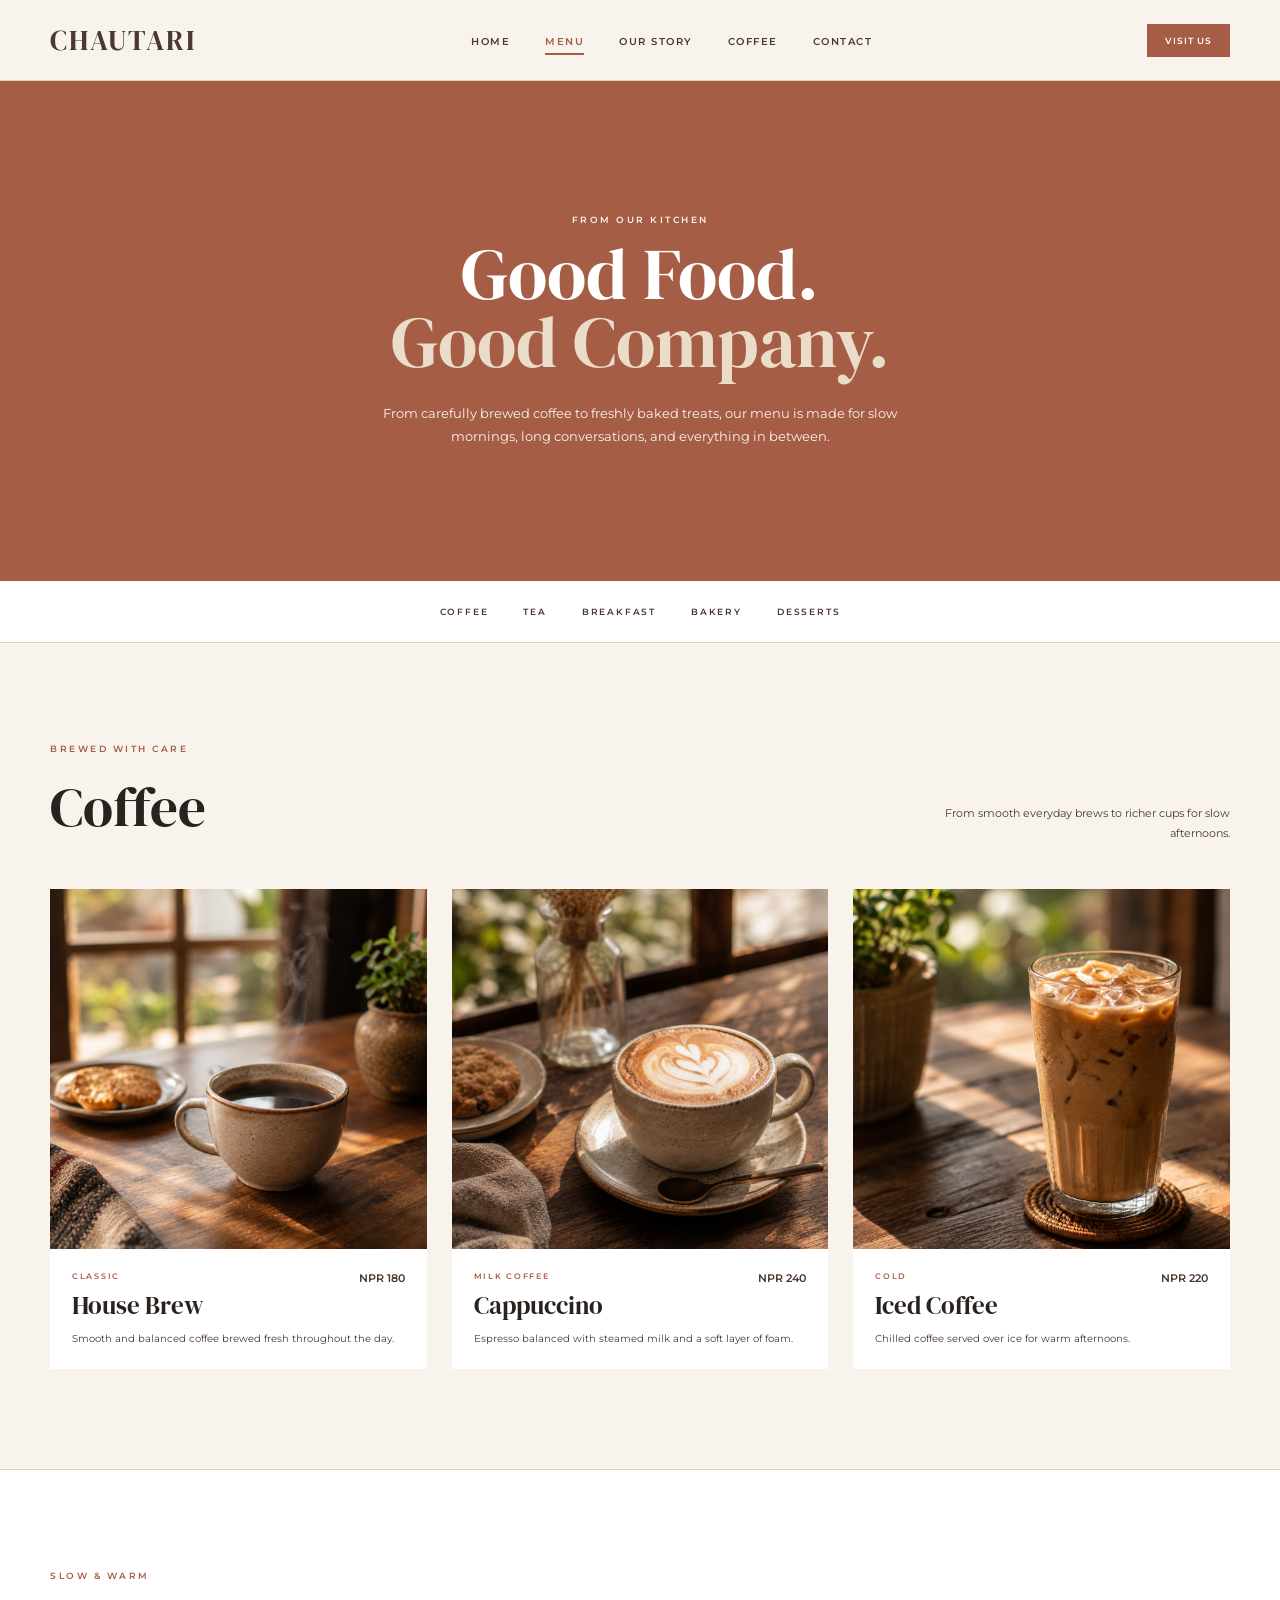
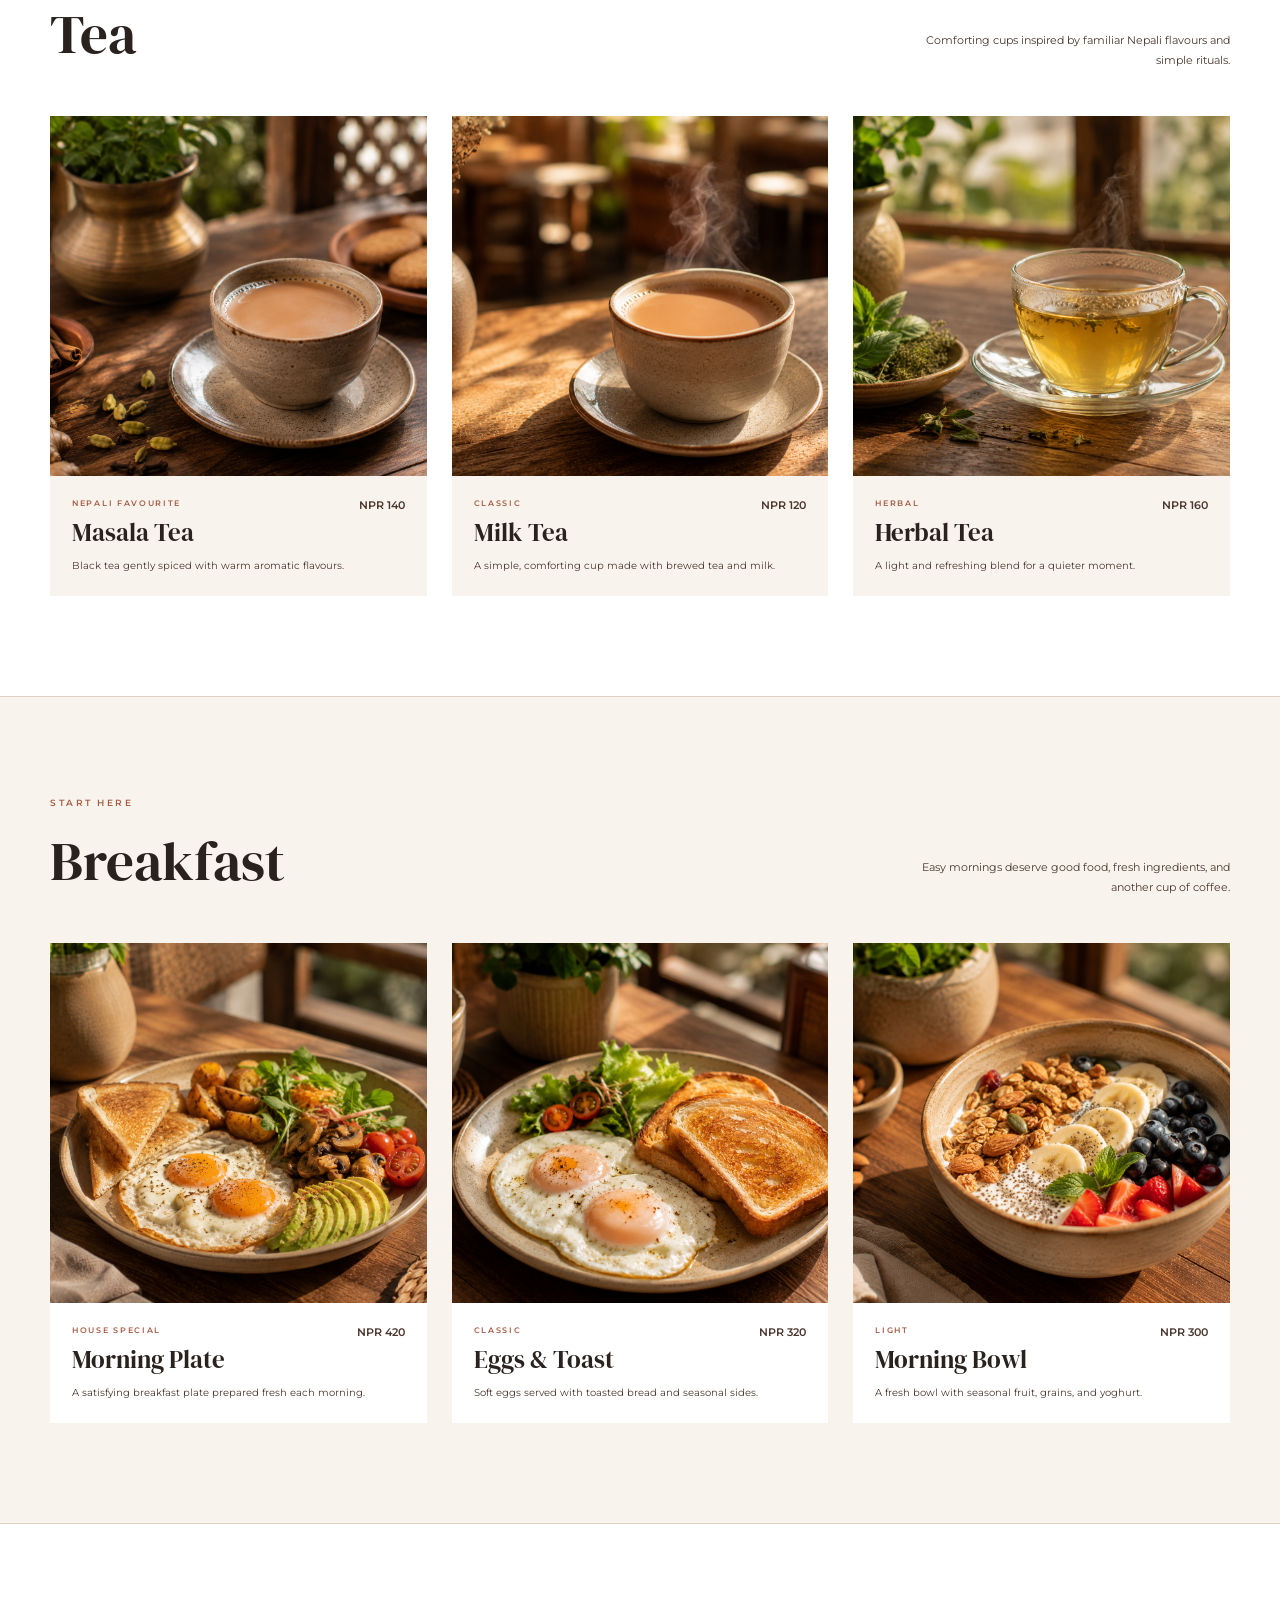
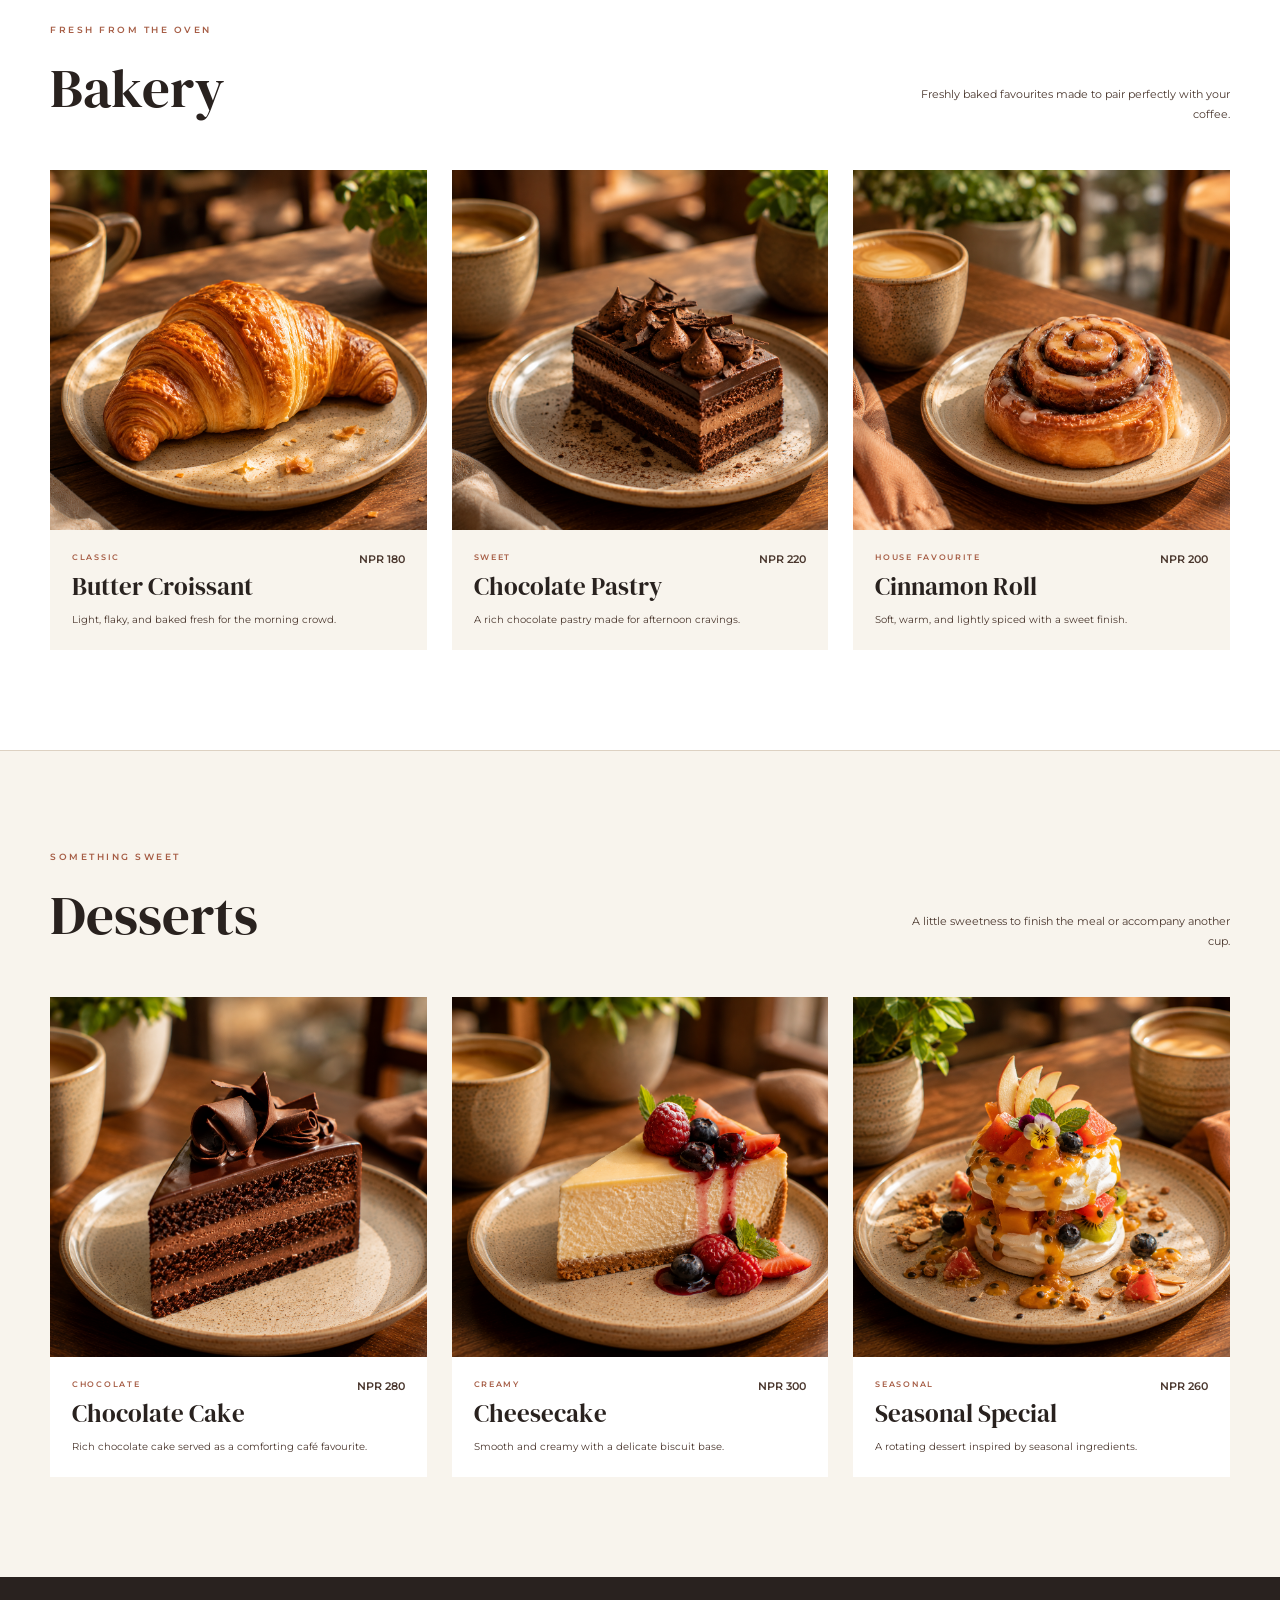
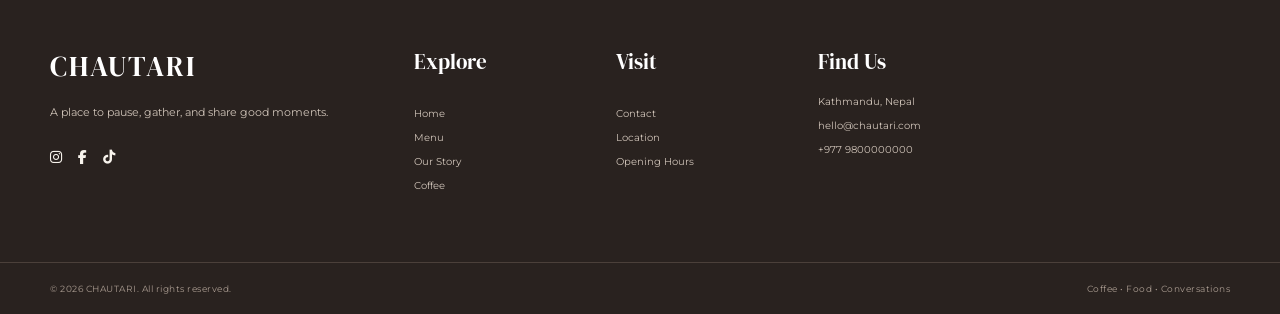
<file: pages/menu.html>
<!DOCTYPE html>
<html lang="en">

<head>

    <meta charset="UTF-8">

    <meta
        name="viewport"
        content="width=device-width, initial-scale=1.0"
    >

    <meta
        name="description"
        content="Explore the Chautari menu featuring coffee, tea, breakfast, bakery, and desserts."
    >

    <title>Menu | CHAUTARI</title>

    <!-- Google Fonts -->

    <link
        href="https://fonts.googleapis.com/css2?family=DM+Serif+Display&family=Montserrat:wght@400;500;600&display=swap"
        rel="stylesheet"
    >

    <!-- Font Awesome -->

    <link
        rel="stylesheet"
        href="https://cdnjs.cloudflare.com/ajax/libs/font-awesome/6.5.2/css/all.min.css"
    >

    <!-- Main CSS -->

    <link
        rel="stylesheet"
        href="../css/styles.css"
    >

    <!-- Menu CSS -->

    <link
        rel="stylesheet"
        href="../css/menu.css"
    >

</head>


<body>

    <!-- Header -->

    <header class="site-header">

        <nav class="navbar">

            <a href="../index.html" class="brand-logo">
                CHAUTARI
            </a>


            <input type="checkbox" id="menu-toggle">

            <label for="menu-toggle" class="menu-button">
                <i class="fa-solid fa-bars"></i>
            </label>


            <ul class="nav-links">

                <li>
                    <a href="../index.html">
                        Home
                    </a>
                </li>

                <li>
                    <a href="menu.html" class="active">
                        Menu
                    </a>
                </li>

                <li>
                    <a href="story.html">
                        Our Story
                    </a>
                </li>

                <li>
                    <a href="coffee.html">
                        Coffee
                    </a>
                </li>

                <li>
                    <a href="contact.html">
                        Contact
                    </a>
                </li>

            </ul>


            <div class="nav-action">

                <a
                    href="contact.html"
                    class="nav-button"
                >
                    Visit Us
                </a>

            </div>

        </nav>

    </header>


    <!-- Main Content -->

    <main>

        <!-- Menu Hero -->

        <section class="menu-hero">

            <div class="menu-hero-content">

                <p class="section-label">
                    FROM OUR KITCHEN
                </p>

                <h1>
                    Good Food.
                    <span>Good Company.</span>
                </h1>

                <p>
                    From carefully brewed coffee to freshly baked
                    treats, our menu is made for slow mornings,
                    long conversations, and everything in between.
                </p>

            </div>

        </section>


        <!-- Menu Navigation -->

        <nav class="menu-navigation">

            <a href="#coffee">
                Coffee
            </a>

            <a href="#tea">
                Tea
            </a>

            <a href="#breakfast">
                Breakfast
            </a>

            <a href="#bakery">
                Bakery
            </a>

            <a href="#desserts">
                Desserts
            </a>

        </nav>


        <!-- Coffee -->

        <section class="menu-category" id="coffee">

            <div class="menu-category-heading">

                <div>

                    <p class="section-label">
                        BREWED WITH CARE
                    </p>

                    <h2>
                        Coffee
                    </h2>

                </div>

                <p>
                    From smooth everyday brews to richer cups
                    for slow afternoons.
                </p>

            </div>


            <div class="menu-grid">

                <article class="menu-card">

                    <div class="menu-image">

                        <img
                            src="../images/house-brew.jpg"
                            alt="House brewed coffee"
                        >

                    </div>

                    <div class="menu-info">

                        <div>
                            <p class="menu-type">
                                CLASSIC
                            </p>

                            <h3>
                                House Brew
                            </h3>
                        </div>

                        <span>
                            NPR 180
                        </span>

                    </div>

                    <p class="menu-description">
                        Smooth and balanced coffee brewed fresh
                        throughout the day.
                    </p>

                </article>


                <article class="menu-card">

                    <div class="menu-image">

                        <img
                            src="../images/cappuccino.jpg"
                            alt="Creamy cappuccino"
                        >

                    </div>

                    <div class="menu-info">

                        <div>
                            <p class="menu-type">
                                MILK COFFEE
                            </p>

                            <h3>
                                Cappuccino
                            </h3>
                        </div>

                        <span>
                            NPR 240
                        </span>

                    </div>

                    <p class="menu-description">
                        Espresso balanced with steamed milk
                        and a soft layer of foam.
                    </p>

                </article>


                <article class="menu-card">

                    <div class="menu-image">

                        <img
                            src="../images/iced-coffee.jpg"
                            alt="Iced coffee"
                        >

                    </div>

                    <div class="menu-info">

                        <div>
                            <p class="menu-type">
                                COLD
                            </p>

                            <h3>
                                Iced Coffee
                            </h3>
                        </div>

                        <span>
                            NPR 220
                        </span>

                    </div>

                    <p class="menu-description">
                        Chilled coffee served over ice
                        for warm afternoons.
                    </p>

                </article>

            </div>

        </section>


        <!-- Tea -->

        <section class="menu-category menu-category-alt" id="tea">

            <div class="menu-category-heading">

                <div>

                    <p class="section-label">
                        SLOW & WARM
                    </p>

                    <h2>
                        Tea
                    </h2>

                </div>

                <p>
                    Comforting cups inspired by familiar Nepali
                    flavours and simple rituals.
                </p>

            </div>


            <div class="menu-grid">

                <article class="menu-card">

                    <div class="menu-image">

                        <img
                            src="../images/masala-tea.jpg"
                            alt="Masala tea"
                        >

                    </div>

                    <div class="menu-info">

                        <div>
                            <p class="menu-type">
                                NEPALI FAVOURITE
                            </p>

                            <h3>
                                Masala Tea
                            </h3>
                        </div>

                        <span>
                            NPR 140
                        </span>

                    </div>

                    <p class="menu-description">
                        Black tea gently spiced with warm
                        aromatic flavours.
                    </p>

                </article>


                <article class="menu-card">

                    <div class="menu-image">

                        <img
                            src="../images/milk-tea.jpg"
                            alt="Milk tea"
                        >

                    </div>

                    <div class="menu-info">

                        <div>
                            <p class="menu-type">
                                CLASSIC
                            </p>

                            <h3>
                                Milk Tea
                            </h3>
                        </div>

                        <span>
                            NPR 120
                        </span>

                    </div>

                    <p class="menu-description">
                        A simple, comforting cup made with
                        brewed tea and milk.
                    </p>

                </article>


                <article class="menu-card">

                    <div class="menu-image">

                        <img
                            src="../images/herbal-tea.jpg"
                            alt="Herbal tea"
                        >

                    </div>

                    <div class="menu-info">

                        <div>
                            <p class="menu-type">
                                HERBAL
                            </p>

                            <h3>
                                Herbal Tea
                            </h3>
                        </div>

                        <span>
                            NPR 160
                        </span>

                    </div>

                    <p class="menu-description">
                        A light and refreshing blend for
                        a quieter moment.
                    </p>

                </article>

            </div>

        </section>


        <!-- Breakfast -->

        <section class="menu-category" id="breakfast">

            <div class="menu-category-heading">

                <div>

                    <p class="section-label">
                        START HERE
                    </p>

                    <h2>
                        Breakfast
                    </h2>

                </div>

                <p>
                    Easy mornings deserve good food,
                    fresh ingredients, and another cup of coffee.
                </p>

            </div>


            <div class="menu-grid">

                <article class="menu-card">

                    <div class="menu-image">

                        <img
                            src="../images/morning-plate.jpg"
                            alt="Café breakfast plate"
                        >

                    </div>

                    <div class="menu-info">

                        <div>
                            <p class="menu-type">
                                HOUSE SPECIAL
                            </p>

                            <h3>
                                Morning Plate
                            </h3>
                        </div>

                        <span>
                            NPR 420
                        </span>

                    </div>

                    <p class="menu-description">
                        A satisfying breakfast plate prepared
                        fresh each morning.
                    </p>

                </article>


                <article class="menu-card">

                    <div class="menu-image">

                        <img
                            src="../images/eggs-toast.jpg"
                            alt="Toast and eggs breakfast"
                        >

                    </div>

                    <div class="menu-info">

                        <div>
                            <p class="menu-type">
                                CLASSIC
                            </p>

                            <h3>
                                Eggs & Toast
                            </h3>
                        </div>

                        <span>
                            NPR 320
                        </span>

                    </div>

                    <p class="menu-description">
                        Soft eggs served with toasted bread
                        and seasonal sides.
                    </p>

                </article>


                <article class="menu-card">

                    <div class="menu-image">

                        <img
                            src="../images/morning-bowl.jpg"
                            alt="Granola breakfast bowl"
                        >

                    </div>

                    <div class="menu-info">

                        <div>
                            <p class="menu-type">
                                LIGHT
                            </p>

                            <h3>
                                Morning Bowl
                            </h3>
                        </div>

                        <span>
                            NPR 300
                        </span>

                    </div>

                    <p class="menu-description">
                        A fresh bowl with seasonal fruit,
                        grains, and yoghurt.
                    </p>

                </article>

            </div>

        </section>


        <!-- Bakery -->

        <section class="menu-category menu-category-alt" id="bakery">

            <div class="menu-category-heading">

                <div>

                    <p class="section-label">
                        FRESH FROM THE OVEN
                    </p>

                    <h2>
                        Bakery
                    </h2>

                </div>

                <p>
                    Freshly baked favourites made to pair
                    perfectly with your coffee.
                </p>

            </div>


            <div class="menu-grid">

                <article class="menu-card">

                    <div class="menu-image">

                        <img
                            src="../images/butter-croissant.jpg"
                            alt="Fresh croissant"
                        >

                    </div>

                    <div class="menu-info">

                        <div>
                            <p class="menu-type">
                                CLASSIC
                            </p>

                            <h3>
                                Butter Croissant
                            </h3>
                        </div>

                        <span>
                            NPR 180
                        </span>

                    </div>

                    <p class="menu-description">
                        Light, flaky, and baked fresh for
                        the morning crowd.
                    </p>

                </article>


                <article class="menu-card">

                    <div class="menu-image">

                        <img
                            src="../images/chocolate-pastry.jpg"
                            alt="Chocolate pastry"
                        >

                    </div>

                    <div class="menu-info">

                        <div>
                            <p class="menu-type">
                                SWEET
                            </p>

                            <h3>
                                Chocolate Pastry
                            </h3>
                        </div>

                        <span>
                            NPR 220
                        </span>

                    </div>

                    <p class="menu-description">
                        A rich chocolate pastry made for
                        afternoon cravings.
                    </p>

                </article>


                <article class="menu-card">

                    <div class="menu-image">

                        <img
                            src="../images/cinnamon-roll.jpg"
                            alt="Fresh cinnamon roll"
                        >

                    </div>

                    <div class="menu-info">

                        <div>
                            <p class="menu-type">
                                HOUSE FAVOURITE
                            </p>

                            <h3>
                                Cinnamon Roll
                            </h3>
                        </div>

                        <span>
                            NPR 200
                        </span>

                    </div>

                    <p class="menu-description">
                        Soft, warm, and lightly spiced with
                        a sweet finish.
                    </p>

                </article>

            </div>

        </section>


        <!-- Desserts -->

        <section class="menu-category" id="desserts">

            <div class="menu-category-heading">

                <div>

                    <p class="section-label">
                        SOMETHING SWEET
                    </p>

                    <h2>
                        Desserts
                    </h2>

                </div>

                <p>
                    A little sweetness to finish the meal
                    or accompany another cup.
                </p>

            </div>


            <div class="menu-grid">

                <article class="menu-card">

                    <div class="menu-image">

                        <img
                            src="../images/chocolate-cake.jpg"
                            alt="Chocolate cake"
                        >

                    </div>

                    <div class="menu-info">

                        <div>
                            <p class="menu-type">
                                CHOCOLATE
                            </p>

                            <h3>
                                Chocolate Cake
                            </h3>
                        </div>

                        <span>
                            NPR 280
                        </span>

                    </div>

                    <p class="menu-description">
                        Rich chocolate cake served as
                        a comforting café favourite.
                    </p>

                </article>


                <article class="menu-card">

                    <div class="menu-image">

                        <img
                            src="../images/cheesecake.jpg"
                            alt="Cheesecake dessert"
                        >

                    </div>

                    <div class="menu-info">

                        <div>
                            <p class="menu-type">
                                CREAMY
                            </p>

                            <h3>
                                Cheesecake
                            </h3>
                        </div>

                        <span>
                            NPR 300
                        </span>

                    </div>

                    <p class="menu-description">
                        Smooth and creamy with a
                        delicate biscuit base.
                    </p>

                </article>


                <article class="menu-card">

                    <div class="menu-image">

                        <img
                            src="../images/seasonal-special.jpg"
                            alt="Seasonal dessert"
                        >

                    </div>

                    <div class="menu-info">

                        <div>
                            <p class="menu-type">
                                SEASONAL
                            </p>

                            <h3>
                                Seasonal Special
                            </h3>
                        </div>

                        <span>
                            NPR 260
                        </span>

                    </div>

                    <p class="menu-description">
                        A rotating dessert inspired by
                        seasonal ingredients.
                    </p>

                </article>

            </div>

        </section>

    </main>


    <!-- Footer -->

    <footer class="site-footer">

        <div class="footer-main">

            <div class="footer-brand">

                <a
                    href="../index.html"
                    class="footer-logo"
                >
                    CHAUTARI
                </a>

                <p>
                    A place to pause, gather,
                    and share good moments.
                </p>

                <div class="social-links">

                    <a href="#" aria-label="Instagram">
                        <i class="fa-brands fa-instagram"></i>
                    </a>

                    <a href="#" aria-label="Facebook">
                        <i class="fa-brands fa-facebook-f"></i>
                    </a>

                    <a href="#" aria-label="TikTok">
                        <i class="fa-brands fa-tiktok"></i>
                    </a>

                </div>

            </div>


            <div class="footer-column">

                <h3>
                    Explore
                </h3>

                <a href="../index.html">
                    Home
                </a>

                <a href="menu.html">
                    Menu
                </a>

                <a href="story.html">
                    Our Story
                </a>

                <a href="coffee.html">
                    Coffee
                </a>

            </div>


            <div class="footer-column">

                <h3>
                    Visit
                </h3>

                <a href="contact.html">
                    Contact
                </a>

                <a href="contact.html">
                    Location
                </a>

                <a href="contact.html">
                    Opening Hours
                </a>

            </div>


            <div class="footer-contact">

                <h3>
                    Find Us
                </h3>

                <p>
                    Kathmandu, Nepal
                </p>

                <a href="mailto:hello@chautari.com">
                    hello@chautari.com
                </a>

                <a href="tel:+9779800000000">
                    +977 9800000000
                </a>

            </div>

        </div>


        <div class="footer-bottom">

            <p>
                © 2026 CHAUTARI. All rights reserved.
            </p>

            <p>
                Coffee • Food • Conversations
            </p>

        </div>

    </footer>


</body>

</html>
</file>
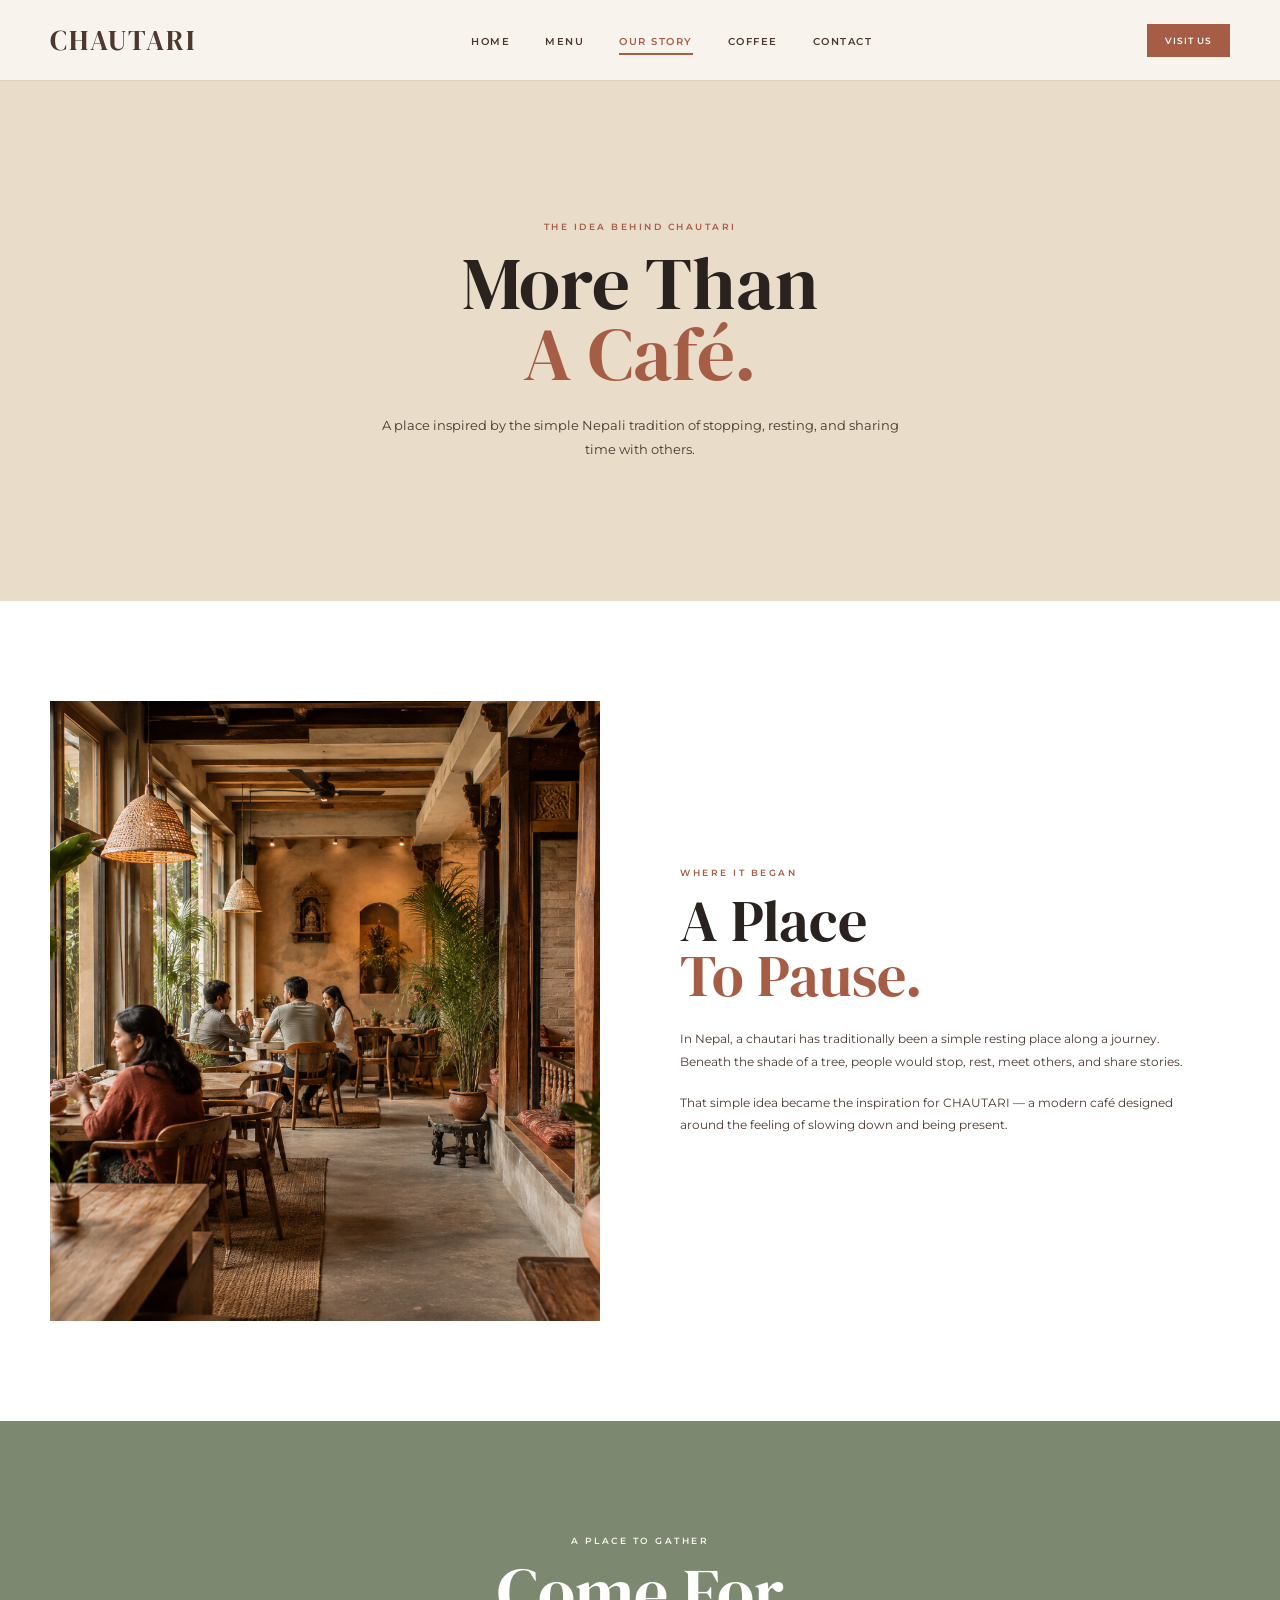
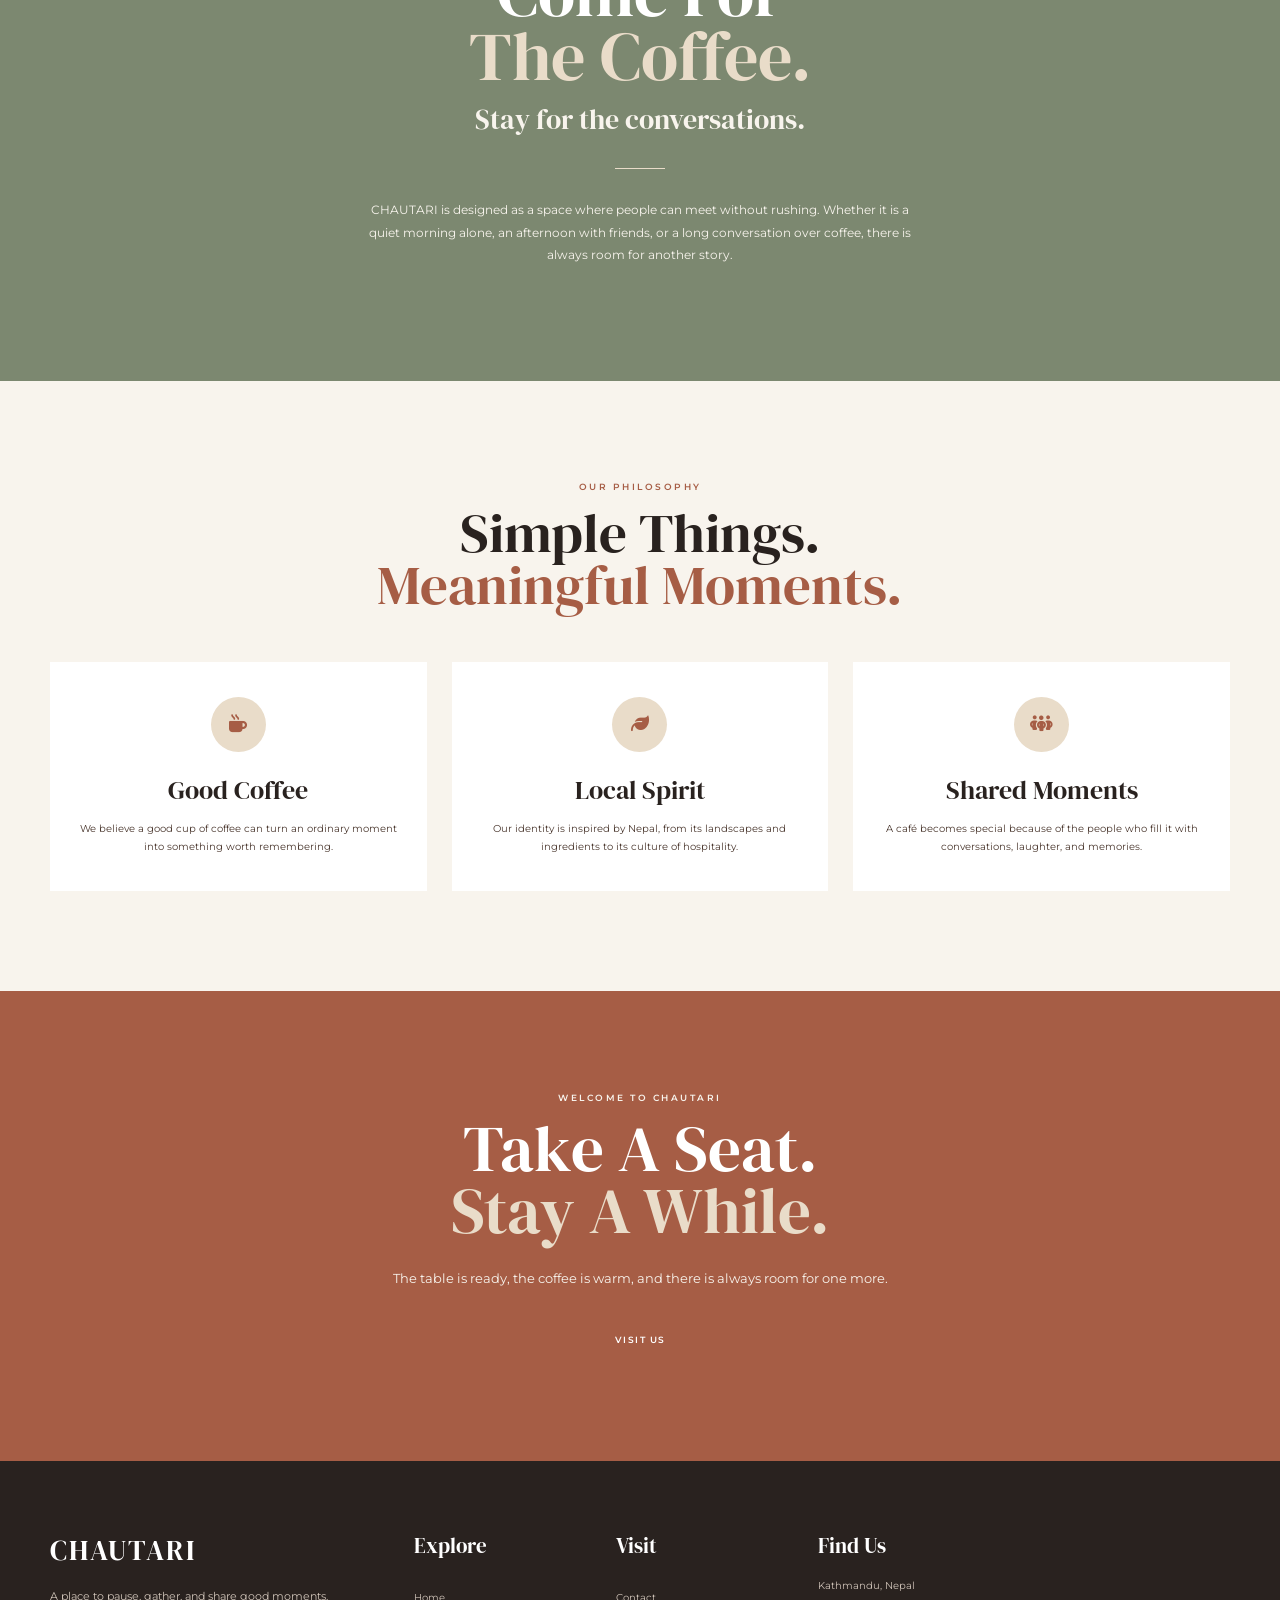
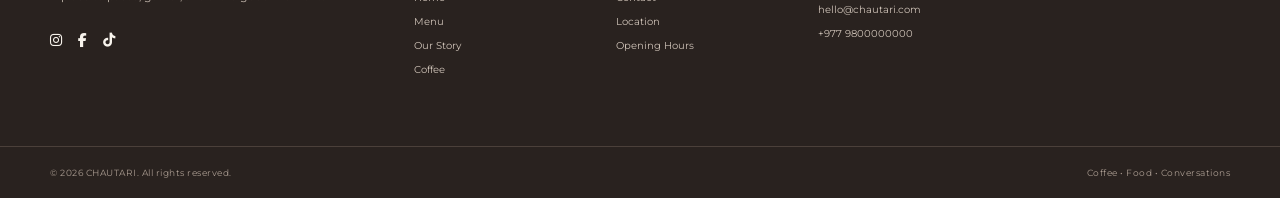
<file: pages/story.html>
<!DOCTYPE html>
<html lang="en">

<head>

    <meta charset="UTF-8">

    <meta
        name="viewport"
        content="width=device-width, initial-scale=1.0"
    >

    <meta
        name="description"
        content="Discover the story behind Chautari, a modern café inspired by Nepali culture, community, and the tradition of gathering."
    >

    <title>Our Story | CHAUTARI</title>

    <!-- Google Fonts -->

    <link
        href="https://fonts.googleapis.com/css2?family=DM+Serif+Display&family=Montserrat:wght@400;500;600&display=swap"
        rel="stylesheet"
    >

    <!-- Font Awesome -->

    <link
        rel="stylesheet"
        href="https://cdnjs.cloudflare.com/ajax/libs/font-awesome/6.5.2/css/all.min.css"
    >

    <!-- Main CSS -->

    <link
        rel="stylesheet"
        href="../css/styles.css"
    >

    <!-- Story CSS -->

    <link
        rel="stylesheet"
        href="../css/story.css"
    >

</head>


<body>

    <!-- Header -->

    <header class="site-header">

        <nav class="navbar">

            <a
                href="../index.html"
                class="brand-logo"
            >
                CHAUTARI
            </a>


            <input
                type="checkbox"
                id="menu-toggle"
            >


            <label
                for="menu-toggle"
                class="menu-button"
            >
                <i class="fa-solid fa-bars"></i>
            </label>


            <ul class="nav-links">

                <li>
                    <a href="../index.html">
                        Home
                    </a>
                </li>

                <li>
                    <a href="menu.html">
                        Menu
                    </a>
                </li>

                <li>
                    <a
                        href="story.html"
                        class="active"
                    >
                        Our Story
                    </a>
                </li>

                <li>
                    <a href="coffee.html">
                        Coffee
                    </a>
                </li>

                <li>
                    <a href="contact.html">
                        Contact
                    </a>
                </li>

            </ul>


            <div class="nav-action">

                <a
                    href="contact.html"
                    class="nav-button"
                >
                    Visit Us
                </a>

            </div>

        </nav>

    </header>


    <!-- Main Content -->

    <main>

        <!-- Story Hero -->

        <section class="story-hero">

            <div class="story-hero-content">

                <p class="section-label">
                    THE IDEA BEHIND CHAUTARI
                </p>

                <h1>
                    More Than
                    <span>A Café.</span>
                </h1>

                <p>
                    A place inspired by the simple Nepali tradition
                    of stopping, resting, and sharing time with others.
                </p>

            </div>

        </section>


        <!-- Introduction -->

        <section class="story-introduction">

            <div class="story-introduction-image">

                <img
                    src="../images/story-interior.jpg"
                    alt="Warm and welcoming café interior"
                >

            </div>


            <div class="story-introduction-content">

                <p class="section-label">
                    WHERE IT BEGAN
                </p>

                <h2>
                    A Place
                    <span>To Pause.</span>
                </h2>

                <p>
                    In Nepal, a chautari has traditionally been a
                    simple resting place along a journey. Beneath
                    the shade of a tree, people would stop, rest,
                    meet others, and share stories.
                </p>

                <p>
                    That simple idea became the inspiration for
                    CHAUTARI — a modern café designed around the
                    feeling of slowing down and being present.
                </p>

            </div>

        </section>


        <!-- Gathering Section -->

        <section class="story-gathering">

            <div class="story-gathering-content">

                <p class="section-label">
                    A PLACE TO GATHER
                </p>

                <h2>
                    Come For
                    <span>The Coffee.</span>
                </h2>

                <p>
                    Stay for the conversations.
                </p>

                <div class="story-divider"></div>

                <p class="story-gathering-description">
                    CHAUTARI is designed as a space where people
                    can meet without rushing. Whether it is a quiet
                    morning alone, an afternoon with friends, or a
                    long conversation over coffee, there is always
                    room for another story.
                </p>

            </div>

        </section>


        <!-- Philosophy -->

        <section class="story-philosophy">

            <div class="story-philosophy-heading">

                <p class="section-label">
                    OUR PHILOSOPHY
                </p>

                <h2>
                    Simple Things.
                    <span>Meaningful Moments.</span>
                </h2>

            </div>


            <div class="philosophy-grid">

                <article class="philosophy-card">

                    <div class="philosophy-icon">
                        <i class="fa-solid fa-mug-hot"></i>
                    </div>

                    <h3>
                        Good Coffee
                    </h3>

                    <p>
                        We believe a good cup of coffee can
                        turn an ordinary moment into something
                        worth remembering.
                    </p>

                </article>


                <article class="philosophy-card">

                    <div class="philosophy-icon">
                        <i class="fa-solid fa-leaf"></i>
                    </div>

                    <h3>
                        Local Spirit
                    </h3>

                    <p>
                        Our identity is inspired by Nepal,
                        from its landscapes and ingredients
                        to its culture of hospitality.
                    </p>

                </article>


                <article class="philosophy-card">

                    <div class="philosophy-icon">
                        <i class="fa-solid fa-people-group"></i>
                    </div>

                    <h3>
                        Shared Moments
                    </h3>

                    <p>
                        A café becomes special because of the
                        people who fill it with conversations,
                        laughter, and memories.
                    </p>

                </article>

            </div>

        </section>


        <!-- Closing Section -->

        <section class="story-closing">

            <div class="story-closing-content">

                <p class="section-label">
                    WELCOME TO CHAUTARI
                </p>

                <h2>
                    Take A Seat.
                    <span>Stay A While.</span>
                </h2>

                <p>
                    The table is ready, the coffee is warm,
                    and there is always room for one more.
                </p>

                <a
                    href="contact.html"
                    class="primary-button"
                >
                    Visit Us
                </a>

            </div>

        </section>

    </main>


    <!-- Footer -->

    <footer class="site-footer">

        <div class="footer-main">

            <div class="footer-brand">

                <a
                    href="../index.html"
                    class="footer-logo"
                >
                    CHAUTARI
                </a>

                <p>
                    A place to pause, gather,
                    and share good moments.
                </p>

                <div class="social-links">

                    <a href="#" aria-label="Instagram">
                        <i class="fa-brands fa-instagram"></i>
                    </a>

                    <a href="#" aria-label="Facebook">
                        <i class="fa-brands fa-facebook-f"></i>
                    </a>

                    <a href="#" aria-label="TikTok">
                        <i class="fa-brands fa-tiktok"></i>
                    </a>

                </div>

            </div>


            <div class="footer-column">

                <h3>
                    Explore
                </h3>

                <a href="../index.html">
                    Home
                </a>

                <a href="menu.html">
                    Menu
                </a>

                <a href="story.html">
                    Our Story
                </a>

                <a href="coffee.html">
                    Coffee
                </a>

            </div>


            <div class="footer-column">

                <h3>
                    Visit
                </h3>

                <a href="contact.html">
                    Contact
                </a>

                <a href="contact.html">
                    Location
                </a>

                <a href="contact.html">
                    Opening Hours
                </a>

            </div>


            <div class="footer-contact">

                <h3>
                    Find Us
                </h3>

                <p>
                    Kathmandu, Nepal
                </p>

                <a href="mailto:hello@chautari.com">
                    hello@chautari.com
                </a>

                <a href="tel:+9779800000000">
                    +977 9800000000
                </a>

            </div>

        </div>


        <div class="footer-bottom">

            <p>
                © 2026 CHAUTARI. All rights reserved.
            </p>

            <p>
                Coffee • Food • Conversations
            </p>

        </div>

    </footer>


</body>

</html>
</file>
<file: css/styles.css>
/* =========================
   Root & Base Styles
========================= */

:root {
    --terracotta: #a65d45;
    --terracotta-dark: #854936;
    --beige: #e9dcc9;
    --cream: #f8f4ed;
    --sage: #7c8870;
    --brown: #4b382f;
    --dark: #29221f;
    --white: #ffffff;
    --border: #ddd1c2;

    --heading-font: 'DM Serif Display', serif;
    --body-font: 'Montserrat', sans-serif;
}


/* =========================
   Reset
========================= */

* {
    margin: 0;
    padding: 0;
    box-sizing: border-box;
}

html {
    scroll-behavior: smooth;
}

body {
    background-color: var(--cream);
    color: var(--dark);

    font-family: var(--body-font);
    font-size: 14px;

    overflow-x: hidden;
}

a {
    color: inherit;
    text-decoration: none;
}

img {
    display: block;
    max-width: 100%;
}

button,
input,
textarea {
    font-family: inherit;
}


/* =========================
   Header
========================= */

.site-header {
    width: 100%;

    background-color: var(--cream);

    border-bottom: 1px solid var(--border);
}

.navbar {
    max-width: 1400px;
    min-height: 80px;

    margin: 0 auto;
    padding: 0 50px;

    display: flex;
    align-items: center;
    justify-content: space-between;
}

.brand-logo {
    color: var(--brown);

    font-family: var(--heading-font);
    font-size: 28px;
    letter-spacing: 2px;
}

.nav-links {
    display: flex;
    align-items: center;
    gap: 35px;

    list-style: none;
}

.nav-links a {
    position: relative;

    color: var(--brown);

    font-size: 10px;
    font-weight: 600;
    letter-spacing: 1.5px;
    text-transform: uppercase;

    transition: color 0.3s ease;
}

.nav-links a::after {
    content: '';

    position: absolute;
    left: 0;
    bottom: -7px;

    width: 0;
    height: 2px;

    background-color: var(--terracotta);

    transition: width 0.3s ease;
}

.nav-links a:hover,
.nav-links a.active {
    color: var(--terracotta);
}

.nav-links a:hover::after,
.nav-links a.active::after {
    width: 100%;
}

.nav-action {
    display: flex;
    align-items: center;
}

.nav-button {
    padding: 11px 18px;

    background-color: var(--terracotta);
    color: var(--white);

    font-size: 9px;
    font-weight: 600;
    letter-spacing: 1px;
    text-transform: uppercase;

    transition: background-color 0.3s ease, transform 0.3s ease;
}

.nav-button:hover {
    background-color: var(--terracotta-dark);
    transform: translateY(-2px);
}


/* =========================
   Shared Elements
========================= */

.section-label {
    margin-bottom: 15px;

    color: var(--terracotta);

    font-size: 9px;
    font-weight: 600;
    letter-spacing: 2.5px;
}

.section-heading {
    margin-bottom: 45px;

    display: flex;
    align-items: end;
    justify-content: space-between;
    gap: 30px;
}

.section-heading h2 {
    color: var(--dark);

    font-family: var(--heading-font);
    font-size: 50px;
    font-weight: 400;
    line-height: 1;
}

.section-heading h2 span {
    display: block;
    color: var(--terracotta);
}

.text-link {
    display: inline-flex;
    align-items: center;
    gap: 8px;

    color: var(--brown);

    font-size: 9px;
    font-weight: 600;
    letter-spacing: 1.5px;
    text-transform: uppercase;

    transition: color 0.3s ease;
}

.text-link i {
    transition: transform 0.3s ease;
}

.text-link:hover {
    color: var(--terracotta);
}

.text-link:hover i {
    transform: translateX(5px);
}

.primary-button,
.secondary-button {
    display: inline-flex;
    align-items: center;
    justify-content: center;

    padding: 14px 23px;

    font-size: 9px;
    font-weight: 600;
    letter-spacing: 1.5px;
    text-transform: uppercase;

    transition: background-color 0.3s ease, color 0.3s ease, transform 0.3s ease;
}

.primary-button {
    background-color: var(--terracotta);
    color: var(--white);
}

.primary-button:hover {
    background-color: var(--terracotta-dark);
    transform: translateY(-2px);
}

.secondary-button {
    border: 1px solid var(--brown);
    color: var(--brown);
}

.secondary-button:hover {
    background-color: var(--brown);
    color: var(--white);
    transform: translateY(-2px);
}


/* =========================
   Hero
========================= */

.hero {
    min-height: 680px;
    padding: 100px 50px;

    display: flex;
    align-items: center;
    justify-content: center;

    background-color: var(--beige);

    text-align: center;
}

.hero-content {
    max-width: 800px;
}

.hero .section-label {
    margin-bottom: 25px;
}

.hero h1 {
    margin-bottom: 25px;

    color: var(--dark);

    font-family: var(--heading-font);
    font-size: 88px;
    font-weight: 400;
    line-height: 0.9;
}

.hero h1 span {
    display: block;
    color: var(--terracotta);
}

.hero-description {
    max-width: 550px;
    margin: 0 auto 30px;

    color: var(--brown);

    font-size: 13px;
    line-height: 1.8;
}

.hero-actions {
    display: flex;
    align-items: center;
    justify-content: center;
    gap: 12px;
}


/* =========================
   Featured Menu
========================= */

.featured-menu {
    max-width: 1400px;
    margin: 0 auto;
    padding: 100px 50px;

    background-color: var(--cream);
}

.featured-grid {
    display: grid;
    grid-template-columns: repeat(3, 1fr);
    gap: 25px;
}

.featured-card {
    background-color: var(--white);
}

.featured-image {
    height: 400px;
    overflow: hidden;
}

.featured-image img {
    width: 100%;
    height: 100%;

    object-fit: cover;

    transition: transform 0.5s ease;
}

.featured-card:hover .featured-image img {
    transform: scale(1.04);
}

.featured-content {
    padding: 22px;
}

.featured-content>p {
    margin-bottom: 8px;

    color: var(--terracotta);

    font-size: 8px;
    font-weight: 600;
    letter-spacing: 2px;
}

.featured-content h3 {
    margin-bottom: 8px;

    color: var(--dark);

    font-family: var(--heading-font);
    font-size: 27px;
    font-weight: 400;
}

.featured-content span {
    color: var(--brown);

    font-size: 11px;
    line-height: 1.6;
}


/* =========================
   Story Preview
========================= */

.story-preview {
    max-width: 1400px;
    margin: 0 auto;
    padding: 100px 50px;

    display: grid;
    grid-template-columns: 1fr 1fr;
    gap: 80px;

    align-items: center;

    background-color: var(--white);
}

.story-image {
    height: 600px;
    overflow: hidden;
}

.story-image img {
    width: 100%;
    height: 100%;

    object-fit: cover;
}

.story-content {
    max-width: 550px;
}

.story-content h2 {
    margin-bottom: 25px;

    color: var(--dark);

    font-family: var(--heading-font);
    font-size: 55px;
    font-weight: 400;
    line-height: 0.95;
}

.story-content h2 span {
    display: block;
    color: var(--terracotta);
}

.story-content p:not(.section-label) {
    margin-bottom: 18px;

    color: var(--brown);

    font-size: 12px;
    line-height: 1.9;
}

.story-content .text-link {
    margin-top: 10px;
}


/* =========================
   Coffee Feature
========================= */

.coffee-feature {
    min-height: 520px;
    padding: 80px 50px;

    display: flex;
    align-items: center;
    justify-content: center;

    background-color: var(--sage);

    text-align: center;
}

.coffee-content {
    max-width: 700px;
}

.coffee-feature .section-label {
    color: var(--cream);
}

.coffee-feature h2 {
    margin-bottom: 25px;

    color: var(--white);

    font-family: var(--heading-font);
    font-size: 70px;
    font-weight: 400;
    line-height: 0.95;
}

.coffee-feature h2 span {
    display: block;
    color: var(--beige);
}

.coffee-feature p:not(.section-label) {
    max-width: 500px;
    margin: 0 auto 30px;

    color: var(--cream);

    font-size: 13px;
    line-height: 1.8;
}


/* =========================
   Visit Section
========================= */

.visit-section {
    min-height: 450px;
    padding: 80px 50px;

    display: flex;
    align-items: center;
    justify-content: center;

    background-color: var(--beige);

    text-align: center;
}

.visit-content {
    max-width: 700px;
}

.visit-section h2 {
    margin-bottom: 25px;

    color: var(--dark);

    font-family: var(--heading-font);
    font-size: 65px;
    font-weight: 400;
    line-height: 0.95;
}

.visit-section h2 span {
    display: block;
    color: var(--terracotta);
}

.visit-section p:not(.section-label) {
    max-width: 500px;
    margin: 0 auto 30px;

    color: var(--brown);

    font-size: 13px;
    line-height: 1.8;
}


/* =========================
   Footer
========================= */

.site-footer {
    background-color: var(--dark);
    color: var(--cream);
}

.footer-main {
    max-width: 1400px;
    margin: 0 auto;
    padding: 70px 50px;

    display: grid;
    grid-template-columns: 2fr 1fr 1fr 1fr 1.3fr;
    gap: 40px;
}

.footer-logo {
    display: inline-block;
    margin-bottom: 18px;

    color: var(--white);

    font-family: var(--heading-font);
    font-size: 28px;
    letter-spacing: 2px;
}

.footer-brand p {
    max-width: 280px;
    margin-bottom: 25px;

    color: #cfc3b8;

    font-size: 11px;
    line-height: 1.8;
}

.social-links {
    display: flex;
    gap: 16px;
}

.social-links a {
    color: var(--cream);

    font-size: 14px;

    transition: color 0.3s ease, transform 0.3s ease;
}

.social-links a:hover {
    color: var(--beige);
    transform: translateY(-2px);
}

.footer-column h3,
.footer-contact h3 {
    margin-bottom: 20px;

    color: var(--white);

    font-family: var(--heading-font);
    font-size: 21px;
    font-weight: 400;
}

.footer-column {
    display: flex;
    flex-direction: column;
    gap: 11px;
}

.footer-column a,
.footer-contact a,
.footer-contact p {
    color: #cfc3b8;

    font-size: 10px;
}

.footer-column a,
.footer-contact a {
    transition: color 0.3s ease;
}

.footer-column a:hover,
.footer-contact a:hover {
    color: var(--white);
}

.footer-contact {
    display: flex;
    flex-direction: column;
    gap: 11px;
}

.footer-contact h3 {
    margin-bottom: 8px;
}

.footer-bottom {
    max-width: 1400px;
    margin: 0 auto;
    padding: 20px 50px;

    display: flex;
    align-items: center;
    justify-content: space-between;

    border-top: 1px solid #4b403a;
}

.footer-bottom p {
    color: #a99b90;

    font-size: 9px;
    letter-spacing: 0.5px;
}

/* =========================
   Mobile Menu
========================= */

#menu-toggle {
    display: none;
}

.menu-button {
    display: none;

    color: var(--brown);

    font-size: 18px;

    cursor: pointer;
}

/* =========================
   Responsive Design
========================= */

@media (max-width: 850px) {

    .navbar {
        padding: 0 30px;
    }

    .nav-links {
        gap: 18px;
    }

    .nav-links a {
        font-size: 9px;
    }

    .hero {
        min-height: 580px;
        padding: 80px 30px;
    }

    .hero h1 {
        font-size: 70px;
    }

    .featured-menu,
    .story-preview {
        padding: 80px 30px;
    }

    .featured-grid {
        grid-template-columns: repeat(2, 1fr);
    }

    .featured-card:last-child {
        grid-column: span 2;
        max-width: 50%;
        margin: 0 auto;
    }

    .story-preview {
        grid-template-columns: 1fr;
        gap: 50px;
    }

    .story-image {
        height: 500px;
    }

    .story-content {
        max-width: 100%;
    }

    .footer-main {
        grid-template-columns: 2fr 1fr 1fr;
    }

    .footer-contact {
        grid-column: span 3;
    }

}


@media (max-width: 600px) {

    .navbar {
        min-height: 70px;
        padding: 0 20px;
    }

    .brand-logo {
        font-size: 25px;
    }

    .menu-button {
        display: flex;
        align-items: center;
        justify-content: center;

        width: 30px;
        height: 30px;

        color: var(--brown);
        font-size: 22px;

        cursor: pointer;
    }

    .nav-links {
        position: absolute;
        top: 70px;
        left: 0;

        width: 100%;

        padding: 20px;

        display: flex;
        flex-direction: column;
        align-items: center;
        gap: 20px;

        background-color: var(--cream);

        border-bottom: 1px solid var(--border);

        opacity: 0;
        visibility: hidden;

        transition: opacity 0.3s ease, visibility 0.3s ease;

        z-index: 1000;
    }

    #menu-toggle:checked+.menu-button {
        color: var(--terracotta);
    }

    #menu-toggle:checked~.nav-links {
        opacity: 1;
        visibility: visible;
    }

    .nav-links li {
        list-style: none;
    }

    .nav-links a {
        font-size: 10px;
    }

    .nav-action {
        display: none;
    }

    .hero {
        min-height: 500px;
        padding: 70px 20px;
    }

    .hero h1 {
        font-size: 53px;
    }

    .hero-description {
        font-size: 12px;
    }

    .hero-actions {
        flex-direction: column;
    }

    .primary-button,
    .secondary-button {
        width: 100%;
        max-width: 230px;
    }

    .featured-menu,
    .story-preview {
        padding: 70px 20px;
    }

    .section-heading {
        display: block;
    }

    .section-heading h2 {
        margin-bottom: 20px;
        font-size: 43px;
    }

    .featured-grid {
        grid-template-columns: 1fr;
    }

    .featured-card:last-child {
        grid-column: auto;
        max-width: 100%;
    }

    .featured-image {
        height: 420px;
    }

    .story-image {
        height: 430px;
    }

    .story-content h2 {
        font-size: 45px;
    }

    .coffee-feature {
        min-height: 430px;
        padding: 60px 20px;
    }

    .coffee-feature h2 {
        font-size: 50px;
    }

    .visit-section {
        min-height: 400px;
        padding: 60px 20px;
    }

    .visit-section h2 {
        font-size: 50px;
    }

    .footer-main {
        grid-template-columns: 1fr;
        padding: 60px 20px;
    }

    .footer-contact {
        grid-column: auto;
    }

    .footer-bottom {
        padding: 20px;
        display: block;
    }

    .footer-bottom p {
        margin-bottom: 8px;
    }

}
</file>
<file: css/coffee.css>
/* =========================
   Coffee Hero
========================= */

.coffee-hero {
    min-height: 520px;
    padding: 80px 50px;

    display: flex;
    align-items: center;
    justify-content: center;

    background-color: var(--brown);

    text-align: center;
}

.coffee-hero-content {
    max-width: 800px;
}

.coffee-hero .section-label {
    color: var(--beige);
}

.coffee-hero h1 {
    margin-bottom: 25px;

    color: var(--white);

    font-family: var(--heading-font);
    font-size: 75px;
    font-weight: 400;
    line-height: 0.95;
}

.coffee-hero h1 span {
    display: block;
    color: var(--beige);
}

.coffee-hero p:last-child {
    max-width: 550px;
    margin: 0 auto;

    color: #ded3c8;

    font-size: 13px;
    line-height: 1.8;
}


/* =========================
   Coffee Origin
========================= */

.coffee-origin {
    max-width: 1400px;
    margin: 0 auto;
    padding: 100px 50px;

    display: grid;
    grid-template-columns: 1fr 1fr;
    gap: 80px;

    align-items: center;

    background-color: var(--cream);
}

.coffee-origin-image {
    height: 600px;
    overflow: hidden;
}

.coffee-origin-image img {
    width: 100%;
    height: 100%;

    object-fit: cover;

    transition: transform 0.5s ease;
}

.coffee-origin-image:hover img {
    transform: scale(1.03);
}

.coffee-origin-content {
    max-width: 520px;
}

.coffee-origin-content h2 {
    margin-bottom: 25px;

    color: var(--dark);

    font-family: var(--heading-font);
    font-size: 58px;
    font-weight: 400;
    line-height: 0.95;
}

.coffee-origin-content h2 span {
    display: block;
    color: var(--terracotta);
}

.coffee-origin-content p:not(.section-label) {
    margin-bottom: 18px;

    color: var(--brown);

    font-size: 12px;
    line-height: 1.9;
}

.coffee-origin-content .text-link {
    margin-top: 8px;
}


/* =========================
   Bean To Cup
========================= */

.bean-to-cup {
    max-width: 1400px;
    margin: 0 auto;
    padding: 100px 50px;

    background-color: var(--white);
}

.bean-to-cup-heading {
    margin-bottom: 50px;

    text-align: center;
}

.bean-to-cup-heading h2 {
    margin-bottom: 15px;

    color: var(--dark);

    font-family: var(--heading-font);
    font-size: 55px;
    font-weight: 400;
    line-height: 0.95;
}

.bean-to-cup-heading h2 span {
    display: block;
    color: var(--terracotta);
}

.bean-to-cup-heading > p:last-child {
    color: var(--brown);

    font-size: 12px;
}


/* =========================
   Coffee Process
========================= */

.coffee-process-grid {
    display: grid;
    grid-template-columns: repeat(4, 1fr);
    gap: 20px;
}

.coffee-process-card {
    position: relative;

    padding: 35px 25px;

    background-color: var(--cream);

    text-align: center;

    transition: transform 0.3s ease;
}

.coffee-process-card:hover {
    transform: translateY(-5px);
}

.process-number {
    position: absolute;
    top: 15px;
    right: 18px;

    color: var(--terracotta);

    font-size: 9px;
    font-weight: 600;
    letter-spacing: 1px;
}

.process-icon {
    width: 60px;
    height: 60px;

    margin: 15px auto 20px;

    display: flex;
    align-items: center;
    justify-content: center;

    border-radius: 50%;

    background-color: var(--beige);
    color: var(--terracotta);

    font-size: 20px;
}

.coffee-process-card h3 {
    margin-bottom: 12px;

    color: var(--dark);

    font-family: var(--heading-font);
    font-size: 26px;
    font-weight: 400;
}

.coffee-process-card p {
    color: var(--brown);

    font-size: 10px;
    line-height: 1.8;
}


/* =========================
   Brewing Section
========================= */

.brewing-section {
    max-width: 1400px;
    margin: 0 auto;
    padding: 100px 50px;

    background-color: var(--beige);
}

.brewing-heading {
    margin-bottom: 45px;
}

.brewing-heading h2 {
    color: var(--dark);

    font-family: var(--heading-font);
    font-size: 55px;
    font-weight: 400;
    line-height: 0.95;
}

.brewing-heading h2 span {
    display: block;
    color: var(--terracotta);
}

.brewing-grid {
    display: grid;
    grid-template-columns: repeat(3, 1fr);
    gap: 25px;
}

.brewing-card {
    background-color: var(--white);

    transition: transform 0.3s ease;
}

.brewing-card:hover {
    transform: translateY(-5px);
}

.brewing-image {
    height: 380px;
    overflow: hidden;
}

.brewing-image img {
    width: 100%;
    height: 100%;

    object-fit: cover;

    transition: transform 0.5s ease;
}

.brewing-card:hover .brewing-image img {
    transform: scale(1.04);
}

.brewing-content {
    padding: 22px;
}

.coffee-type {
    margin-bottom: 8px;

    color: var(--terracotta);

    font-size: 8px;
    font-weight: 600;
    letter-spacing: 1.7px;
}

.brewing-content h3 {
    margin-bottom: 10px;

    color: var(--dark);

    font-family: var(--heading-font);
    font-size: 27px;
    font-weight: 400;
}

.brewing-content > p:last-child {
    color: var(--brown);

    font-size: 10px;
    line-height: 1.8;
}


/* =========================
   Coffee Selection
========================= */

.coffee-selection {
    min-height: 470px;
    padding: 80px 50px;

    display: flex;
    align-items: center;
    justify-content: center;

    background-color: var(--sage);

    text-align: center;
}

.coffee-selection-content {
    max-width: 700px;
}

.coffee-selection .section-label {
    color: var(--cream);
}

.coffee-selection h2 {
    margin-bottom: 25px;

    color: var(--white);

    font-family: var(--heading-font);
    font-size: 65px;
    font-weight: 400;
    line-height: 0.95;
}

.coffee-selection h2 span {
    display: block;
    color: var(--beige);
}

.coffee-selection p:not(.section-label) {
    max-width: 520px;
    margin: 0 auto 30px;

    color: var(--cream);

    font-size: 13px;
    line-height: 1.8;
}


/* =========================
   Coffee Responsive
========================= */

@media (max-width: 850px) {

    .coffee-hero {
        min-height: 450px;
        padding: 70px 30px;
    }

    .coffee-hero h1 {
        font-size: 60px;
    }

    .coffee-origin {
        padding: 80px 30px;

        grid-template-columns: 1fr;
        gap: 50px;
    }

    .coffee-origin-image {
        height: 500px;
    }

    .coffee-origin-content {
        max-width: 100%;
    }

    .bean-to-cup {
        padding: 80px 30px;
    }

    .coffee-process-grid {
        grid-template-columns: repeat(2, 1fr);
    }

    .brewing-section {
        padding: 80px 30px;
    }

    .brewing-grid {
        grid-template-columns: repeat(2, 1fr);
    }

    .brewing-card:last-child {
        grid-column: span 2;

        max-width: 50%;
        margin: 0 auto;
    }

    .coffee-selection {
        padding: 70px 30px;
    }

}


@media (max-width: 600px) {

    .coffee-hero {
        min-height: 430px;
        padding: 60px 20px;
    }

    .coffee-hero h1 {
        font-size: 48px;
    }

    .coffee-hero p:last-child {
        font-size: 12px;
    }

    .coffee-origin {
        padding: 70px 20px;
    }

    .coffee-origin-image {
        height: 430px;
    }

    .coffee-origin-content h2 {
        font-size: 45px;
    }

    .bean-to-cup {
        padding: 70px 20px;
    }

    .bean-to-cup-heading h2 {
        font-size: 44px;
    }

    .coffee-process-grid {
        grid-template-columns: 1fr;
    }

    .brewing-section {
        padding: 70px 20px;
    }

    .brewing-heading h2 {
        font-size: 44px;
    }

    .brewing-grid {
        grid-template-columns: 1fr;
    }

    .brewing-card:last-child {
        grid-column: auto;

        max-width: 100%;
    }

    .brewing-image {
        height: 420px;
    }

    .coffee-selection {
        min-height: 420px;
        padding: 60px 20px;
    }

    .coffee-selection h2 {
        font-size: 50px;
    }

}
</file>
<file: css/contact.css>
/* =========================
   Contact Hero
========================= */

.contact-hero {
    min-height: 500px;
    padding: 80px 50px;

    display: flex;
    align-items: center;
    justify-content: center;

    background-color: var(--beige);

    text-align: center;
}

.contact-hero-content {
    max-width: 750px;
}

.contact-hero h1 {
    margin-bottom: 25px;

    color: var(--dark);

    font-family: var(--heading-font);
    font-size: 72px;
    font-weight: 400;
    line-height: 0.95;
}

.contact-hero h1 span {
    display: block;
    color: var(--terracotta);
}

.contact-hero p:last-child {
    max-width: 550px;
    margin: 0 auto;

    color: var(--brown);

    font-size: 13px;
    line-height: 1.8;
}


/* =========================
   Visit Section
========================= */

.visit-section {
    max-width: 1400px;
    margin: 0 auto;
    padding: 100px 50px;

    background-color: var(--white);
}

.visit-heading {
    margin-bottom: 50px;

    text-align: center;
}

.visit-heading h2 {
    color: var(--dark);

    font-family: var(--heading-font);
    font-size: 55px;
    font-weight: 400;
    line-height: 0.95;
}

.visit-heading h2 span {
    display: block;
    color: var(--terracotta);
}

.visit-grid {
    display: grid;
    grid-template-columns: repeat(3, 1fr);
    gap: 25px;
}

.visit-card {
    padding: 35px 25px;

    background-color: var(--cream);

    text-align: center;

    transition: transform 0.3s ease;
}

.visit-card:hover {
    transform: translateY(-5px);
}

.visit-icon {
    width: 55px;
    height: 55px;

    margin: 0 auto 20px;

    display: flex;
    align-items: center;
    justify-content: center;

    border-radius: 50%;

    background-color: var(--beige);
    color: var(--terracotta);

    font-size: 18px;
}

.visit-label {
    margin-bottom: 8px;

    color: var(--terracotta);

    font-size: 8px;
    font-weight: 600;
    letter-spacing: 1.7px;
}

.visit-card h3 {
    margin-bottom: 10px;

    color: var(--dark);

    font-family: var(--heading-font);
    font-size: 27px;
    font-weight: 400;
}

.visit-card > p:last-child {
    color: var(--brown);

    font-size: 10px;
    line-height: 1.7;
}


/* =========================
   Contact Section
========================= */

.contact-section {
    max-width: 1400px;
    margin: 0 auto;
    padding: 100px 50px;

    display: grid;
    grid-template-columns: 0.9fr 1.1fr;
    gap: 90px;

    background-color: var(--cream);
}

.contact-info {
    max-width: 500px;
}

.contact-info h2 {
    margin-bottom: 25px;

    color: var(--dark);

    font-family: var(--heading-font);
    font-size: 55px;
    font-weight: 400;
    line-height: 0.95;
}

.contact-info h2 span {
    display: block;
    color: var(--terracotta);
}

.contact-info > p:not(.section-label) {
    margin-bottom: 30px;

    color: var(--brown);

    font-size: 12px;
    line-height: 1.9;
}

.contact-details {
    display: flex;
    flex-direction: column;
    gap: 18px;
}

.contact-details a,
.contact-details > div {
    display: flex;
    align-items: center;
    gap: 14px;

    color: var(--brown);

    font-size: 11px;
}

.contact-details i {
    width: 18px;

    color: var(--terracotta);

    text-align: center;
}

.contact-details a {
    transition: color 0.3s ease;
}

.contact-details a:hover {
    color: var(--terracotta);
}


/* =========================
   Contact Form
========================= */

.contact-form {
    padding: 35px;

    background-color: var(--white);
}

.form-row {
    display: grid;
    grid-template-columns: 1fr 1fr;
    gap: 20px;
}

.form-group {
    margin-bottom: 22px;
}

.form-group label {
    display: block;

    margin-bottom: 8px;

    color: var(--brown);

    font-size: 9px;
    font-weight: 600;
    letter-spacing: 1px;
    text-transform: uppercase;
}

.form-group input,
.form-group textarea {
    width: 100%;

    padding: 13px 14px;

    border: 1px solid var(--border);

    background-color: var(--cream);
    color: var(--dark);

    font-size: 11px;

    outline: none;

    transition: border-color 0.3s ease, background-color 0.3s ease;
}

.form-group textarea {
    min-height: 140px;

    resize: vertical;
}

.form-group input:focus,
.form-group textarea:focus {
    border-color: var(--terracotta);

    background-color: var(--white);
}

.form-group input::placeholder,
.form-group textarea::placeholder {
    color: #a99b90;
}

.form-button {
    width: 100%;

    padding: 15px;

    border: none;

    background-color: var(--terracotta);
    color: var(--white);

    font-size: 9px;
    font-weight: 600;
    letter-spacing: 1.5px;
    text-transform: uppercase;

    cursor: pointer;

    transition: background-color 0.3s ease, transform 0.3s ease;
}

.form-button i {
    margin-left: 8px;

    transition: transform 0.3s ease;
}

.form-button:hover {
    background-color: var(--terracotta-dark);

    transform: translateY(-2px);
}

.form-button:hover i {
    transform: translateX(5px);
}


/* =========================
   Location Section
========================= */

.location-section {
    min-height: 500px;
    padding: 80px 50px;

    display: flex;
    align-items: center;
    justify-content: center;

    background-color: var(--sage);

    text-align: center;
}

.location-content {
    max-width: 700px;
}

.location-section .section-label {
    color: var(--cream);
}

.location-section h2 {
    margin-bottom: 25px;

    color: var(--white);

    font-family: var(--heading-font);
    font-size: 62px;
    font-weight: 400;
    line-height: 0.95;
}

.location-section h2 span {
    display: block;
    color: var(--beige);
}

.location-section p:not(.section-label) {
    max-width: 520px;
    margin: 0 auto 30px;

    color: var(--cream);

    font-size: 13px;
    line-height: 1.8;
}

.location-section .text-link {
    color: var(--white);
}

.location-section .text-link:hover {
    color: var(--beige);
}


/* =========================
   Contact Closing
========================= */

.contact-closing {
    min-height: 430px;
    padding: 70px 50px;

    display: flex;
    align-items: center;
    justify-content: center;

    background-color: var(--terracotta);

    text-align: center;
}

.contact-closing-content {
    max-width: 700px;
}

.contact-closing .section-label {
    color: var(--cream);
}

.contact-closing h2 {
    margin-bottom: 30px;

    color: var(--white);

    font-family: var(--heading-font);
    font-size: 62px;
    font-weight: 400;
    line-height: 0.95;
}

.contact-closing h2 span {
    display: block;
    color: var(--beige);
}


/* =========================
   Contact Responsive
========================= */

@media (max-width: 850px) {

    .contact-hero {
        min-height: 450px;
        padding: 70px 30px;
    }

    .contact-hero h1 {
        font-size: 60px;
    }

    .visit-section {
        padding: 80px 30px;
    }

    .visit-grid {
        grid-template-columns: repeat(2, 1fr);
    }

    .visit-card:last-child {
        grid-column: span 2;

        max-width: 50%;
        margin: 0 auto;
    }

    .contact-section {
        padding: 80px 30px;

        grid-template-columns: 1fr;
        gap: 50px;
    }

    .contact-info {
        max-width: 100%;
    }

    .location-section {
        padding: 70px 30px;
    }

    .location-section h2 {
        font-size: 55px;
    }

}


@media (max-width: 600px) {

    .contact-hero {
        min-height: 430px;
        padding: 60px 20px;
    }

    .contact-hero h1 {
        font-size: 48px;
    }

    .contact-hero p:last-child {
        font-size: 12px;
    }

    .visit-section {
        padding: 70px 20px;
    }

    .visit-heading h2 {
        font-size: 44px;
    }

    .visit-grid {
        grid-template-columns: 1fr;
    }

    .visit-card:last-child {
        grid-column: auto;

        max-width: 100%;
    }

    .contact-section {
        padding: 70px 20px;
    }

    .contact-info h2 {
        font-size: 44px;
    }

    .contact-form {
        padding: 25px 20px;
    }

    .form-row {
        grid-template-columns: 1fr;
        gap: 0;
    }

    .location-section {
        min-height: 430px;
        padding: 60px 20px;
    }

    .location-section h2 {
        font-size: 48px;
    }

    .contact-closing {
        min-height: 400px;
        padding: 60px 20px;
    }

    .contact-closing h2 {
        font-size: 50px;
    }

}
</file>
<file: css/menu.css>
/* =========================
   Menu Hero
========================= */

.menu-hero {
    min-height: 500px;
    padding: 80px 50px;

    display: flex;
    align-items: center;
    justify-content: center;

    background-color: var(--terracotta);

    text-align: center;
}

.menu-hero-content {
    max-width: 750px;
}

.menu-hero .section-label {
    color: var(--cream);
}

.menu-hero h1 {
    margin-bottom: 25px;

    color: var(--white);

    font-family: var(--heading-font);
    font-size: 72px;
    font-weight: 400;
    line-height: 0.95;
}

.menu-hero h1 span {
    display: block;
    color: var(--beige);
}

.menu-hero p:last-child {
    max-width: 560px;
    margin: 0 auto;

    color: var(--cream);

    font-size: 13px;
    line-height: 1.8;
}


/* =========================
   Menu Navigation
========================= */

.menu-navigation {
    max-width: 1400px;
    margin: 0 auto;
    padding: 25px 50px;

    display: flex;
    align-items: center;
    justify-content: center;
    gap: 35px;

    background-color: var(--white);

    border-bottom: 1px solid var(--border);
}

.menu-navigation a {
    position: relative;

    color: var(--brown);

    font-size: 9px;
    font-weight: 600;
    letter-spacing: 1.8px;
    text-transform: uppercase;

    transition: color 0.3s ease;
}

.menu-navigation a::after {
    content: '';

    position: absolute;
    left: 0;
    bottom: -7px;

    width: 0;
    height: 1px;

    background-color: var(--terracotta);

    transition: width 0.3s ease;
}

.menu-navigation a:hover {
    color: var(--terracotta);
}

.menu-navigation a:hover::after {
    width: 100%;
}


/* =========================
   Menu Categories
========================= */

.menu-category {
    max-width: 1400px;
    margin: 0 auto;
    padding: 100px 50px;

    background-color: var(--cream);
}

.menu-category-alt {
    background-color: var(--white);
}

.menu-category + .menu-category {
    border-top: 1px solid var(--border);
}

.menu-category-heading {
    margin-bottom: 45px;

    display: flex;
    align-items: end;
    justify-content: space-between;
    gap: 40px;
}

.menu-category-heading h2 {
    color: var(--dark);

    font-family: var(--heading-font);
    font-size: 55px;
    font-weight: 400;
}

.menu-category-heading > p {
    max-width: 320px;

    color: var(--brown);

    font-size: 11px;
    line-height: 1.8;
    text-align: right;
}


/* =========================
   Menu Grid
========================= */

.menu-grid {
    display: grid;
    grid-template-columns: repeat(3, 1fr);
    gap: 25px;
}

.menu-card {
    background-color: var(--white);

    transition: transform 0.3s ease;
}

.menu-category-alt .menu-card {
    background-color: var(--cream);
}

.menu-card:hover {
    transform: translateY(-5px);
}

.menu-image {
    height: 360px;

    overflow: hidden;
}

.menu-image img {
    width: 100%;
    height: 100%;

    object-fit: cover;

    transition: transform 0.5s ease;
}

.menu-card:hover .menu-image img {
    transform: scale(1.04);
}

.menu-info {
    padding: 22px 22px 8px;

    display: flex;
    align-items: start;
    justify-content: space-between;
    gap: 20px;
}

.menu-type {
    margin-bottom: 7px;

    color: var(--terracotta);

    font-size: 8px;
    font-weight: 600;
    letter-spacing: 1.7px;
}

.menu-info h3 {
    color: var(--dark);

    font-family: var(--heading-font);
    font-size: 25px;
    font-weight: 400;
}

.menu-info > span {
    color: var(--brown);

    font-size: 11px;
    font-weight: 600;

    white-space: nowrap;
}

.menu-description {
    padding: 0 22px 22px;

    color: var(--brown);

    font-size: 10px;
    line-height: 1.7;
}


/* =========================
   Responsive Menu
========================= */

@media (max-width: 850px) {

    .menu-hero {
        min-height: 450px;
        padding: 70px 30px;
    }

    .menu-hero h1 {
        font-size: 58px;
    }

    .menu-category {
        padding: 80px 30px;
    }

    .menu-grid {
        grid-template-columns: repeat(2, 1fr);
    }

    .menu-card:last-child {
        grid-column: span 2;

        max-width: 50%;
        margin: 0 auto;
    }

    .menu-category-heading h2 {
        font-size: 48px;
    }

}


@media (max-width: 600px) {

    .menu-hero {
        min-height: 430px;
        padding: 60px 20px;
    }

    .menu-hero h1 {
        font-size: 48px;
    }

    .menu-hero p:last-child {
        font-size: 12px;
    }

    .menu-navigation {
        padding: 20px;

        gap: 20px;

        flex-wrap: wrap;
    }

    .menu-navigation a {
        font-size: 8px;
    }

    .menu-category {
        padding: 70px 20px;
    }

    .menu-category-heading {
        display: block;
    }

    .menu-category-heading h2 {
        margin-bottom: 15px;

        font-size: 44px;
    }

    .menu-category-heading > p {
        max-width: 100%;

        text-align: left;
    }

    .menu-grid {
        grid-template-columns: 1fr;
    }

    .menu-card:last-child {
        grid-column: auto;

        max-width: 100%;
    }

    .menu-image {
        height: 420px;
    }

}
</file>
<file: css/story.css>
/* =========================
   Story Hero
========================= */

.story-hero {
    min-height: 520px;
    padding: 80px 50px;

    display: flex;
    align-items: center;
    justify-content: center;

    background-color: var(--beige);

    text-align: center;
}

.story-hero-content {
    max-width: 750px;
}

.story-hero h1 {
    margin-bottom: 25px;

    color: var(--dark);

    font-family: var(--heading-font);
    font-size: 75px;
    font-weight: 400;
    line-height: 0.95;
}

.story-hero h1 span {
    display: block;
    color: var(--terracotta);
}

.story-hero p:last-child {
    max-width: 550px;
    margin: 0 auto;

    color: var(--brown);

    font-size: 13px;
    line-height: 1.8;
}


/* =========================
   Story Introduction
========================= */

.story-introduction {
    max-width: 1400px;
    margin: 0 auto;
    padding: 100px 50px;

    display: grid;
    grid-template-columns: 1fr 1fr;
    gap: 80px;

    align-items: center;

    background-color: var(--white);
}

.story-introduction-image {
    height: 620px;
    overflow: hidden;
}

.story-introduction-image img {
    width: 100%;
    height: 100%;

    object-fit: cover;

    transition: transform 0.5s ease;
}

.story-introduction-image:hover img {
    transform: scale(1.03);
}

.story-introduction-content {
    max-width: 520px;
}

.story-introduction-content h2 {
    margin-bottom: 25px;

    color: var(--dark);

    font-family: var(--heading-font);
    font-size: 58px;
    font-weight: 400;
    line-height: 0.95;
}

.story-introduction-content h2 span {
    display: block;
    color: var(--terracotta);
}

.story-introduction-content p:not(.section-label) {
    margin-bottom: 18px;

    color: var(--brown);

    font-size: 12px;
    line-height: 1.9;
}


/* =========================
   Gathering Section
========================= */

.story-gathering {
    min-height: 560px;
    padding: 90px 50px;

    display: flex;
    align-items: center;
    justify-content: center;

    background-color: var(--sage);

    text-align: center;
}

.story-gathering-content {
    max-width: 700px;
}

.story-gathering .section-label {
    color: var(--cream);
}

.story-gathering h2 {
    margin-bottom: 10px;

    color: var(--white);

    font-family: var(--heading-font);
    font-size: 68px;
    font-weight: 400;
    line-height: 0.95;
}

.story-gathering h2 span {
    display: block;
    color: var(--beige);
}

.story-gathering-content > p:not(.section-label):not(.story-gathering-description) {
    color: var(--cream);

    font-family: var(--heading-font);
    font-size: 28px;
}

.story-divider {
    width: 50px;
    height: 1px;

    margin: 30px auto;

    background-color: var(--beige);
}

.story-gathering-description {
    max-width: 550px;
    margin: 0 auto;

    color: var(--cream);

    font-size: 12px;
    line-height: 1.9;
}


/* =========================
   Philosophy
========================= */

.story-philosophy {
    max-width: 1400px;
    margin: 0 auto;
    padding: 100px 50px;

    background-color: var(--cream);
}

.story-philosophy-heading {
    margin-bottom: 50px;

    text-align: center;
}

.story-philosophy-heading h2 {
    color: var(--dark);

    font-family: var(--heading-font);
    font-size: 55px;
    font-weight: 400;
    line-height: 0.95;
}

.story-philosophy-heading h2 span {
    display: block;
    color: var(--terracotta);
}

.philosophy-grid {
    display: grid;
    grid-template-columns: repeat(3, 1fr);
    gap: 25px;
}

.philosophy-card {
    padding: 35px 28px;

    background-color: var(--white);

    text-align: center;

    transition: transform 0.3s ease;
}

.philosophy-card:hover {
    transform: translateY(-5px);
}

.philosophy-icon {
    width: 55px;
    height: 55px;

    margin: 0 auto 20px;

    display: flex;
    align-items: center;
    justify-content: center;

    border-radius: 50%;

    background-color: var(--beige);
    color: var(--terracotta);

    font-size: 18px;
}

.philosophy-card h3 {
    margin-bottom: 12px;

    color: var(--dark);

    font-family: var(--heading-font);
    font-size: 26px;
    font-weight: 400;
}

.philosophy-card p {
    color: var(--brown);

    font-size: 10px;
    line-height: 1.8;
}


/* =========================
   Story Closing
========================= */

.story-closing {
    min-height: 470px;
    padding: 80px 50px;

    display: flex;
    align-items: center;
    justify-content: center;

    background-color: var(--terracotta);

    text-align: center;
}

.story-closing-content {
    max-width: 700px;
}

.story-closing .section-label {
    color: var(--cream);
}

.story-closing h2 {
    margin-bottom: 25px;

    color: var(--white);

    font-family: var(--heading-font);
    font-size: 65px;
    font-weight: 400;
    line-height: 0.95;
}

.story-closing h2 span {
    display: block;
    color: var(--beige);
}

.story-closing p:not(.section-label) {
    max-width: 500px;
    margin: 0 auto 30px;

    color: var(--cream);

    font-size: 13px;
    line-height: 1.8;
}


/* =========================
   Story Responsive
========================= */

@media (max-width: 850px) {

    .story-hero {
        min-height: 450px;
        padding: 70px 30px;
    }

    .story-hero h1 {
        font-size: 60px;
    }

    .story-introduction {
        padding: 80px 30px;

        grid-template-columns: 1fr;
        gap: 50px;
    }

    .story-introduction-image {
        height: 500px;
    }

    .story-introduction-content {
        max-width: 100%;
    }

    .story-gathering {
        padding: 80px 30px;
    }

    .story-gathering h2 {
        font-size: 58px;
    }

    .story-philosophy {
        padding: 80px 30px;
    }

    .philosophy-grid {
        grid-template-columns: repeat(2, 1fr);
    }

    .philosophy-card:last-child {
        grid-column: span 2;

        max-width: 50%;
        margin: 0 auto;
    }

}


@media (max-width: 600px) {

    .story-hero {
        min-height: 430px;
        padding: 60px 20px;
    }

    .story-hero h1 {
        font-size: 48px;
    }

    .story-hero p:last-child {
        font-size: 12px;
    }

    .story-introduction {
        padding: 70px 20px;
    }

    .story-introduction-image {
        height: 430px;
    }

    .story-introduction-content h2 {
        font-size: 45px;
    }

    .story-gathering {
        min-height: 500px;
        padding: 60px 20px;
    }

    .story-gathering h2 {
        font-size: 48px;
    }

    .story-gathering-content > p:not(.section-label):not(.story-gathering-description) {
        font-size: 23px;
    }

    .story-philosophy {
        padding: 70px 20px;
    }

    .story-philosophy-heading h2 {
        font-size: 44px;
    }

    .philosophy-grid {
        grid-template-columns: 1fr;
    }

    .philosophy-card:last-child {
        grid-column: auto;

        max-width: 100%;
    }

    .story-closing {
        min-height: 420px;
        padding: 60px 20px;
    }

    .story-closing h2 {
        font-size: 50px;
    }

}
</file>
